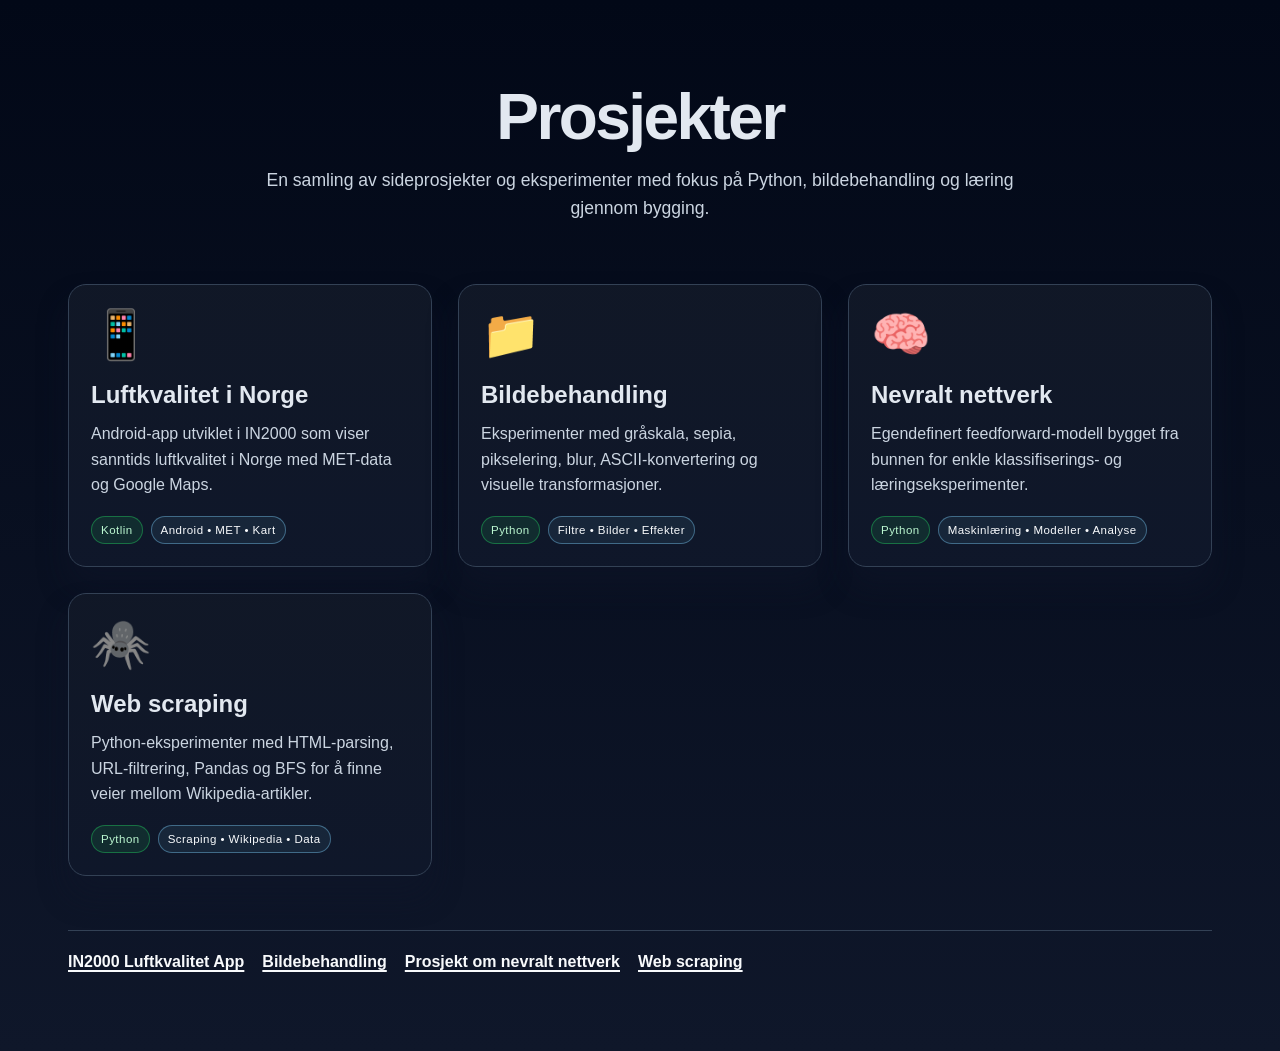
<file: index.html>
﻿<!DOCTYPE html>
<html lang="no">
<head>
  <meta charset="UTF-8" />
  <meta name="viewport" content="width=device-width, initial-scale=1.0" />
  <title>Prosjektportefølje</title>
  <link rel="stylesheet" href="common.css" />
  <style>
    .hero {
      text-align: center;
      padding: 40px 0 20px;
    }
    h1 {
      margin: 0;
      font-size: clamp(2.5rem, 5vw, 4rem);
      letter-spacing: -0.04em;
    }
    .subtitle {
      margin: 12px auto 0;
      max-width: 760px;
      color: var(--muted);
      font-size: 1.1rem;
      line-height: 1.6;
    }
    .cards {
      display: grid;
      grid-template-columns: repeat(auto-fit, minmax(270px, 1fr));
      gap: 26px;
      margin-top: 42px;
    }
    .folder {
      display: flex;
      flex-direction: column;
      text-decoration: none;
      color: var(--text);
      background: linear-gradient(180deg, rgba(17,24,39,0.95), rgba(15,23,42,0.98));
      border: 1px solid var(--border);
      border-radius: 18px;
      min-height: 250px;
      padding: 22px;
      box-shadow: 0 20px 30px var(--shadow);
      transition: transform 0.2s ease, border-color 0.2s ease;
    }
    .folder:hover {
      transform: translateY(-3px);
      border-color: var(--accent);
    }
    .folder-icon {
      font-size: 3rem;
      margin-bottom: 18px;
    }
    .folder h2 {
      margin: 0 0 12px;
      font-size: 1.5rem;
    }
    .folder p {
      margin: 0;
      color: var(--muted);
      line-height: 1.6;
    }
    .folder .meta {
      display: flex;
      flex-wrap: wrap;
      gap: 8px;
      margin-top: 18px;
    }
    .folder .language,
    .folder .tag {
      display: inline-block;
      padding: 5px 9px;
      border-radius: 999px;
      font-size: 0.72rem;
      letter-spacing: 0.04em;
      line-height: 1.4;
      width: fit-content;
      max-width: 100%;
      white-space: normal;
      word-break: break-word;
    }
    .folder .language {
      border: 1px solid rgba(34, 197, 94, 0.45);
      color: #bbf7d0;
      background: rgba(34, 197, 94, 0.12);
    }
    .folder .tag {
      border: 1px solid rgba(125, 211, 252, 0.4);
      color: var(--link);
      background: rgba(125, 211, 252, 0.08);
    }
    .bottom-links {
      margin-top: 54px;
      padding-top: 22px;
      border-top: 1px solid var(--border);
      display: flex;
      flex-wrap: wrap;
      gap: 18px;
    }
    a.link {
      color: var(--link);
      text-decoration: underline;
      text-underline-offset: 3px;
      text-decoration-thickness: 1.5px;
      font-weight: 600;
    }
    a.link:hover {
      color: var(--link-hover);
    }
  </style>
</head>
<body>
  <div class="container">
    <div class="hero">
      <h1>Prosjekter</h1>
      <p class="subtitle">
        En samling av sideprosjekter og eksperimenter med fokus på Python, bildebehandling og læring gjennom bygging.
      </p>
    </div>

    <div class="cards">
      <a class="folder" href="air-quality-app.html">
        <div class="folder-icon">📱</div>
        <h2>Luftkvalitet i Norge</h2>
        <p>Android-app utviklet i IN2000 som viser sanntids luftkvalitet i Norge med MET-data og Google Maps.</p>
        <div class="meta">
          <span class="language">Kotlin</span>
          <span class="tag">Android • MET • Kart</span>
        </div>
      </a>

      <a class="folder" href="filter-showcase.html">
        <div class="folder-icon">📁</div>
        <h2>Bildebehandling</h2>
        <p>Eksperimenter med gråskala, sepia, pikselering, blur, ASCII-konvertering og visuelle transformasjoner.</p>
        <div class="meta">
          <span class="language">Python</span>
          <span class="tag">Filtre • Bilder • Effekter</span>
        </div>
      </a>

      <a class="folder" href="neural-network.html">
        <div class="folder-icon">🧠</div>
        <h2>Nevralt nettverk</h2>
        <p>Egendefinert feedforward-modell bygget fra bunnen for enkle klassifiserings- og læringseksperimenter.</p>
        <div class="meta">
          <span class="language">Python</span>
          <span class="tag">Maskinlæring • Modeller • Analyse</span>
        </div>
      </a>

      <a class="folder" href="web-scraping.html">
        <div class="folder-icon">🕷️</div>
        <h2>Web scraping</h2>
        <p>Python-eksperimenter med HTML-parsing, URL-filtrering, Pandas og BFS for å finne veier mellom Wikipedia-artikler.</p>
        <div class="meta">
          <span class="language">Python</span>
          <span class="tag">Scraping • Wikipedia • Data</span>
        </div>
      </a>
    </div>

    <div class="bottom-links">
      <a class="link" href="air-quality-app.html">IN2000 Luftkvalitet App</a>
      <a class="link" href="filter-showcase.html">Bildebehandling</a>
      <a class="link" href="neural-network.html">Prosjekt om nevralt nettverk</a>
      <a class="link" href="web-scraping.html">Web scraping</a>
    </div>
  </div>
</body>
</html>
</file>
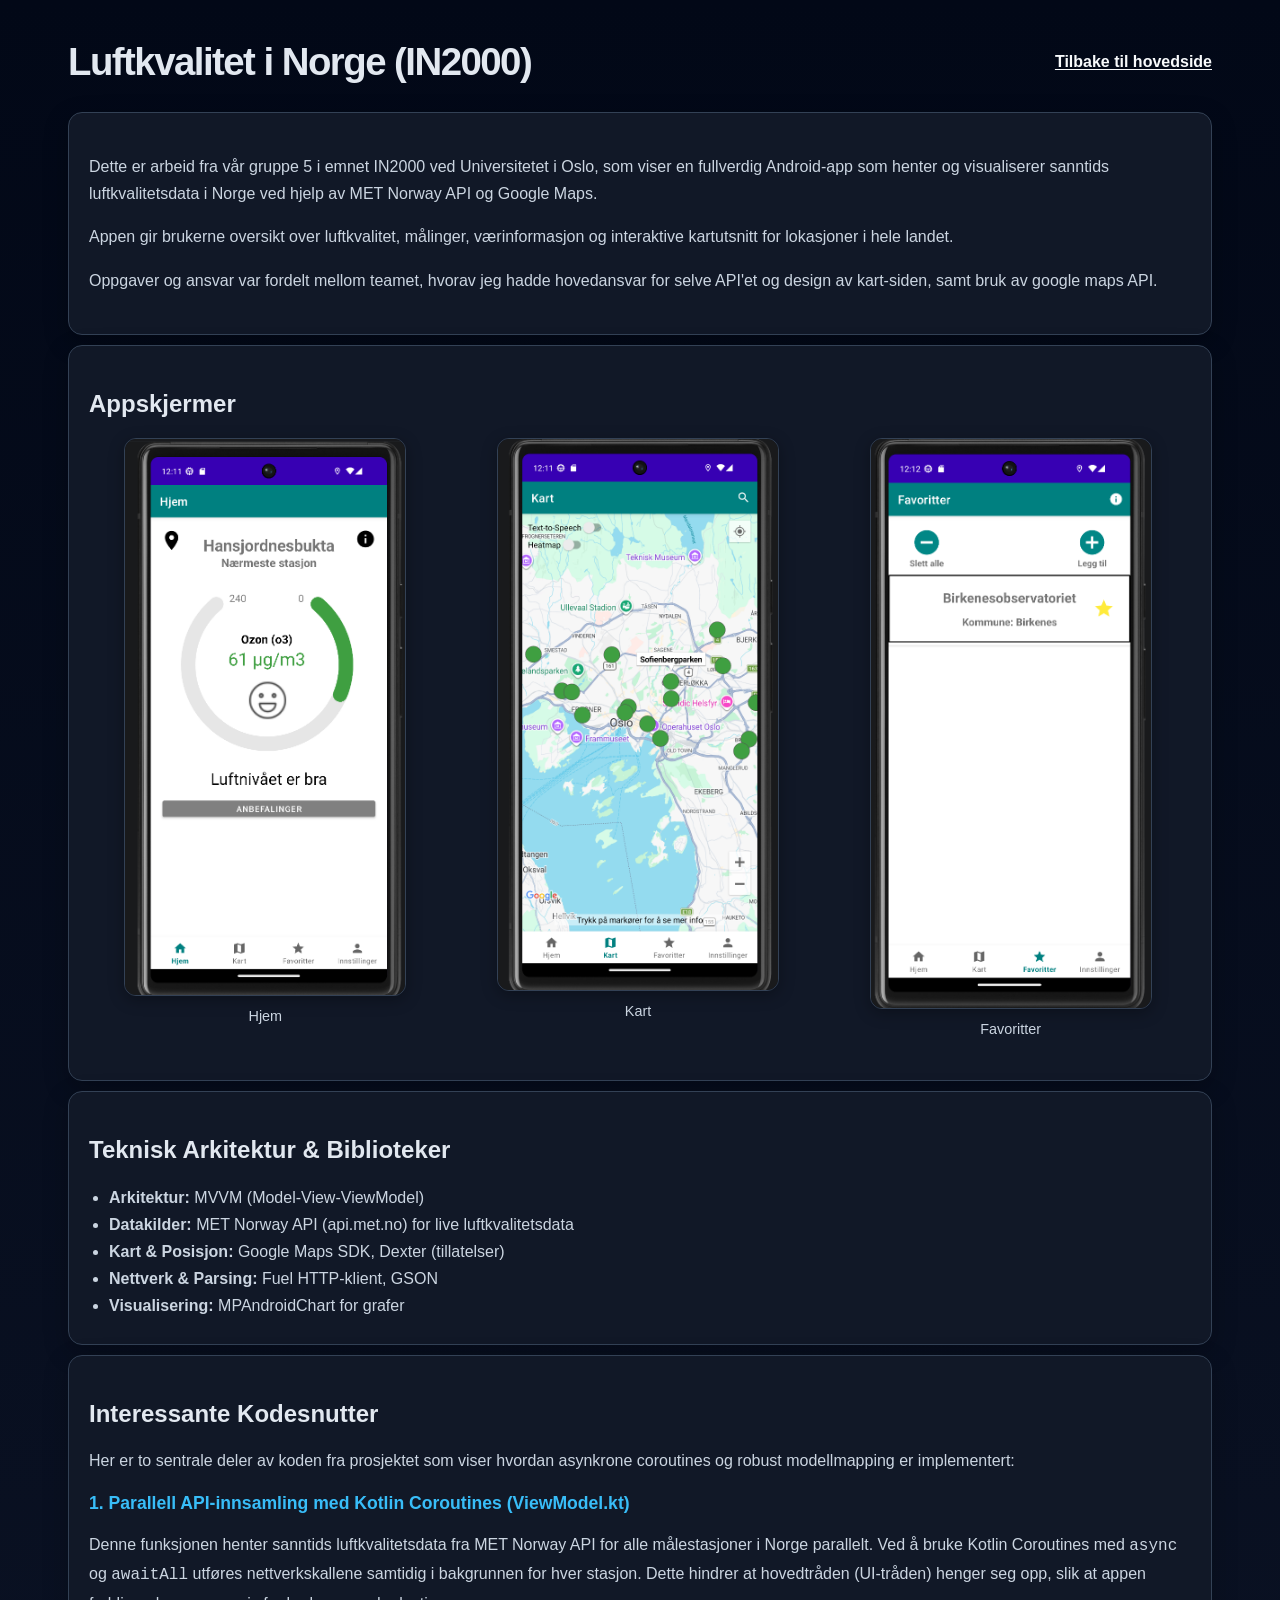
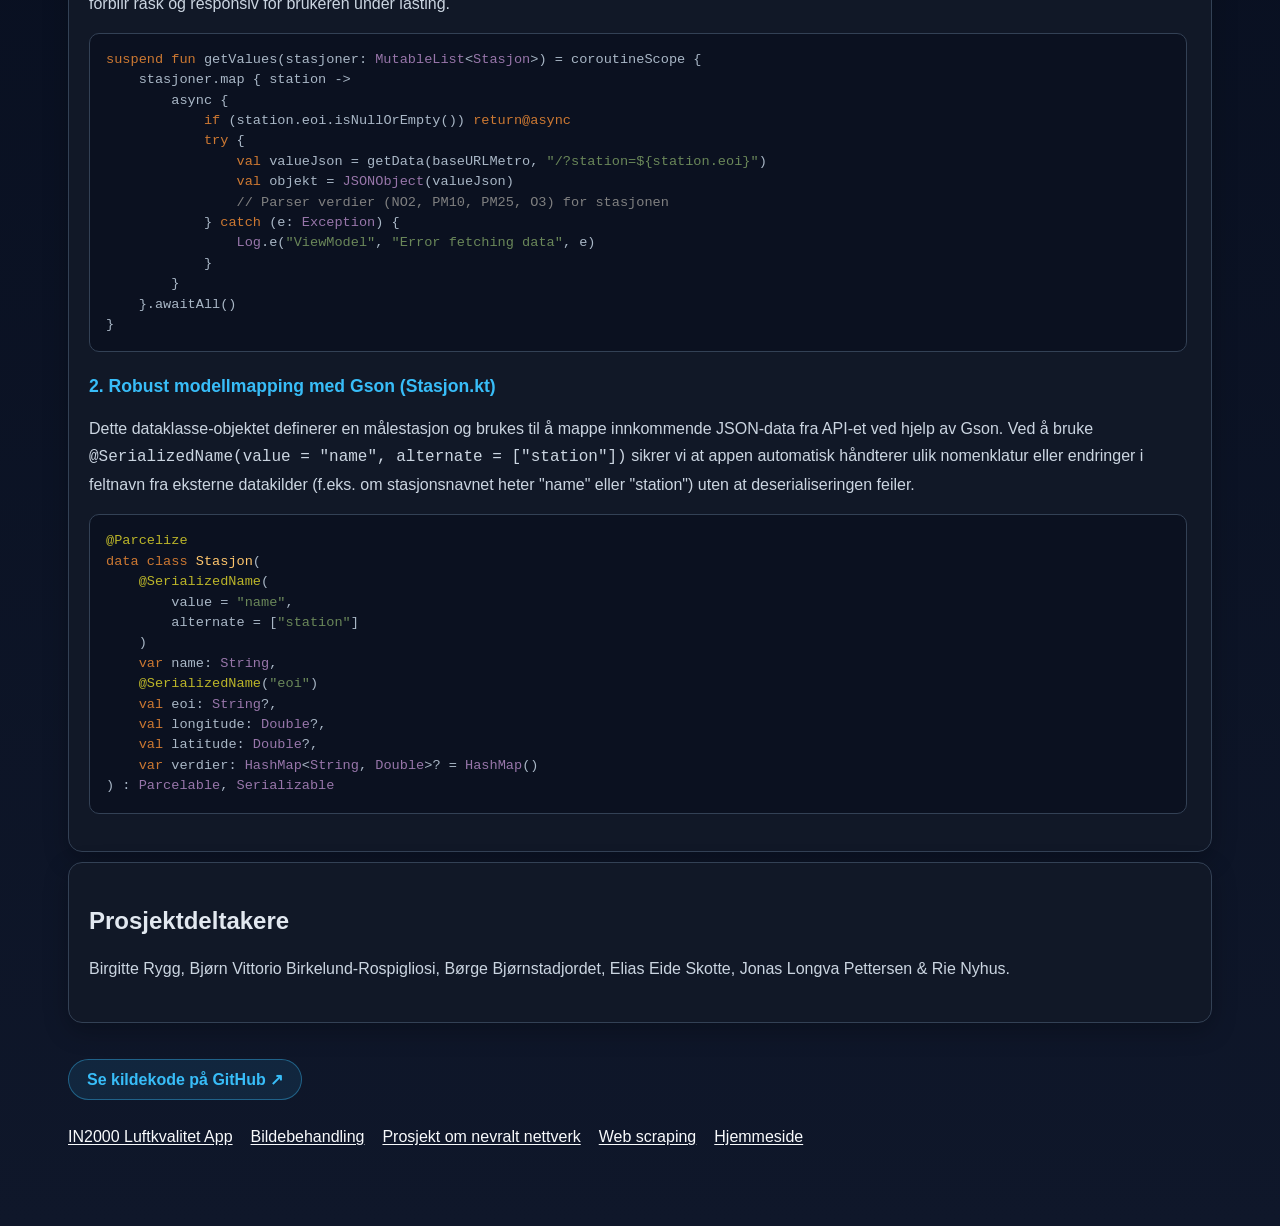
<file: air-quality-app.html>
<!DOCTYPE html>
<html lang="no">
<head>
  <meta charset="UTF-8" />
  <meta name="viewport" content="width=device-width, initial-scale=1.0" />
  <title>Luftkvalitet i Norge - IN2000 App</title>
  <link rel="stylesheet" href="common.css" />
  <style>
    .card {
      padding-left: 20px;
      margin: 10px 0 0;
    }
    .screenshots {
      display: grid;
      grid-template-columns: repeat(auto-fit, minmax(220px, 1fr));
      gap: 20px;
      margin-top: 18px;
    }
    .screenshots img {
      width: 80%;
      margin: 0 auto;
      display: block;
      border-radius: 12px;
      border: 1px solid #334155;
      box-shadow: 0 4px 16px rgba(0,0,0,0.3);
    }
  </style>
</head>
<body>
  <div class="container">
    <div class="topbar">
      <h1>Luftkvalitet i Norge (IN2000)</h1>
      <a href="index.html">Tilbake til hovedside</a>
    </div>

    <div class="card">
      <p>Dette er arbeid fra vår gruppe 5 i emnet IN2000 ved Universitetet i Oslo, som viser en fullverdig Android-app som henter og visualiserer sanntids luftkvalitetsdata i Norge ved hjelp av MET Norway API og Google Maps.</p>
      <p>Appen gir brukerne oversikt over luftkvalitet, målinger, værinformasjon og interaktive kartutsnitt for lokasjoner i hele landet.</p>
	  <p>Oppgaver og ansvar var fordelt mellom teamet, hvorav jeg hadde hovedansvar for selve API'et og design av kart-siden, samt bruk av google maps API.</p>
    </div>

    <div class="card">
      <h2>Appskjermer</h2>
      <div class="screenshots">
        <div>
          <img src="preview_images/hjem.png" alt="Hjem-skjerm med luftkvalitetsoversikt" />
          <p style="text-align: center; font-size: 0.9rem; margin-top: 8px;">Hjem</p>
        </div>
        <div>
          <img src="preview_images/kart.png" alt="Kartskjerm med lokasjoner" />
          <p style="text-align: center; font-size: 0.9rem; margin-top: 8px;">Kart</p>
        </div>
        <div>
          <img src="preview_images/favoritter.png" alt="Favoritter-skjerm" />
          <p style="text-align: center; font-size: 0.9rem; margin-top: 8px;">Favoritter</p>
        </div>
      </div>
    </div>

    <div class="card">
      <h2>Teknisk Arkitektur & Biblioteker</h2>
      <ul>
        <li><strong>Arkitektur:</strong> MVVM (Model-View-ViewModel)</li>
        <li><strong>Datakilder:</strong> MET Norway API (api.met.no) for live luftkvalitetsdata</li>
        <li><strong>Kart & Posisjon:</strong> Google Maps SDK, Dexter (tillatelser)</li>
        <li><strong>Nettverk & Parsing:</strong> Fuel HTTP-klient, GSON</li>
        <li><strong>Visualisering:</strong> MPAndroidChart for grafer</li>
      </ul>
    </div>

    <div class="card">
      <h2>Interessante Kodesnutter</h2>
      <p>Her er to sentrale deler av koden fra prosjektet som viser hvordan asynkrone coroutines og robust modellmapping er implementert:</p>

      <h3 style="font-size: 1.1rem; margin-top: 18px; color: #38bdf8;">1. Parallell API-innsamling med Kotlin Coroutines (ViewModel.kt)</h3>
      <p>Denne funksjonen henter sanntids luftkvalitetsdata fra MET Norway API for alle målestasjoner i Norge parallelt. Ved å bruke Kotlin Coroutines med <code>async</code> og <code>awaitAll</code> utføres nettverkskallene samtidig i bakgrunnen for hver stasjon. Dette hindrer at hovedtråden (UI-tråden) henger seg opp, slik at appen forblir rask og responsiv for brukeren under lasting.</p>
      <pre style="background: #0b1120; padding: 16px; border-radius: 10px; border: 1px solid #334155; overflow-x: auto; color: #a9b7c6; font-family: 'Courier New', Courier, monospace; font-size: 0.85rem; line-height: 1.5;"><code><span style="color: #cc7832;">suspend fun</span> getValues(stasjoner: <span style="color: #9876aa;">MutableList</span>&lt;<span style="color: #9876aa;">Stasjon</span>&gt;) = coroutineScope {
    stasjoner.map { station -&gt;
        async {
            <span style="color: #cc7832;">if</span> (station.eoi.isNullOrEmpty()) <span style="color: #cc7832;">return@async</span>
            <span style="color: #cc7832;">try</span> {
                <span style="color: #cc7832;">val</span> valueJson = getData(baseURLMetro, <span style="color: #6a8759;">"/?station=${station.eoi}"</span>)
                <span style="color: #cc7832;">val</span> objekt = <span style="color: #9876aa;">JSONObject</span>(valueJson)
                <span style="color: #808080;">// Parser verdier (NO2, PM10, PM25, O3) for stasjonen</span>
            } <span style="color: #cc7832;">catch</span> (e: <span style="color: #9876aa;">Exception</span>) {
                <span style="color: #9876aa;">Log</span>.e(<span style="color: #6a8759;">"ViewModel"</span>, <span style="color: #6a8759;">"Error fetching data"</span>, e)
            }
        }
    }.awaitAll()
}</code></pre>

      <h3 style="font-size: 1.1rem; margin-top: 24px; color: #38bdf8;">2. Robust modellmapping med Gson (Stasjon.kt)</h3>
      <p>Dette dataklasse-objektet definerer en målestasjon og brukes til å mappe innkommende JSON-data fra API-et ved hjelp av Gson. Ved å bruke <code>@SerializedName(value = "name", alternate = ["station"])</code> sikrer vi at appen automatisk håndterer ulik nomenklatur eller endringer i feltnavn fra eksterne datakilder (f.eks. om stasjonsnavnet heter "name" eller "station") uten at deserialiseringen feiler.</p>
      <pre style="background: #0b1120; padding: 16px; border-radius: 10px; border: 1px solid #334155; overflow-x: auto; color: #a9b7c6; font-family: 'Courier New', Courier, monospace; font-size: 0.85rem; line-height: 1.5;"><code><span style="color: #bbb529;">@Parcelize</span>
<span style="color: #cc7832;">data class</span> <span style="color: #ffc66d;">Stasjon</span>(
    <span style="color: #bbb529;">@SerializedName</span>(
        value = <span style="color: #6a8759;">"name"</span>,
        alternate = [<span style="color: #6a8759;">"station"</span>]
    )
    <span style="color: #cc7832;">var</span> name: <span style="color: #9876aa;">String</span>,
    <span style="color: #bbb529;">@SerializedName</span>(<span style="color: #6a8759;">"eoi"</span>)
    <span style="color: #cc7832;">val</span> eoi: <span style="color: #9876aa;">String</span>?,
    <span style="color: #cc7832;">val</span> longitude: <span style="color: #9876aa;">Double</span>?,
    <span style="color: #cc7832;">val</span> latitude: <span style="color: #9876aa;">Double</span>?,
    <span style="color: #cc7832;">var</span> verdier: <span style="color: #9876aa;">HashMap</span>&lt;<span style="color: #9876aa;">String</span>, <span style="color: #9876aa;">Double</span>&gt;? = <span style="color: #9876aa;">HashMap</span>()
) : <span style="color: #9876aa;">Parcelable</span>, <span style="color: #9876aa;">Serializable</span></code></pre>
    </div>

    <div class="card">
      <h2>Prosjektdeltakere</h2>
      <p>Birgitte Rygg, Bjørn Vittorio Birkelund-Rospigliosi, Børge Bjørnstadjordet, Elias Eide Skotte, Jonas Longva Pettersen & Rie Nyhus.</p>
    </div>

    <div style="margin-top: 36px;">
      <a href="https://github.com/borgebj/IN2000-Gruppe-5" target="_blank" style="display: inline-block; padding: 10px 18px; background: rgba(56, 189, 248, 0.1); border: 1px solid rgba(56, 189, 248, 0.4); border-radius: 999px; color: #38bdf8; text-decoration: none; font-weight: 600;">Se kildekode på GitHub ↗</a>
    </div>

    <div class="bottom-links">
      <a href="air-quality-app.html">IN2000 Luftkvalitet App</a>
      <a href="filter-showcase.html">Bildebehandling</a>
      <a href="neural-network.html">Prosjekt om nevralt nettverk</a>
      <a href="web-scraping.html">Web scraping</a>
      <a href="index.html">Hjemmeside</a>
    </div>
  </div>
</body>
</html>
</file>
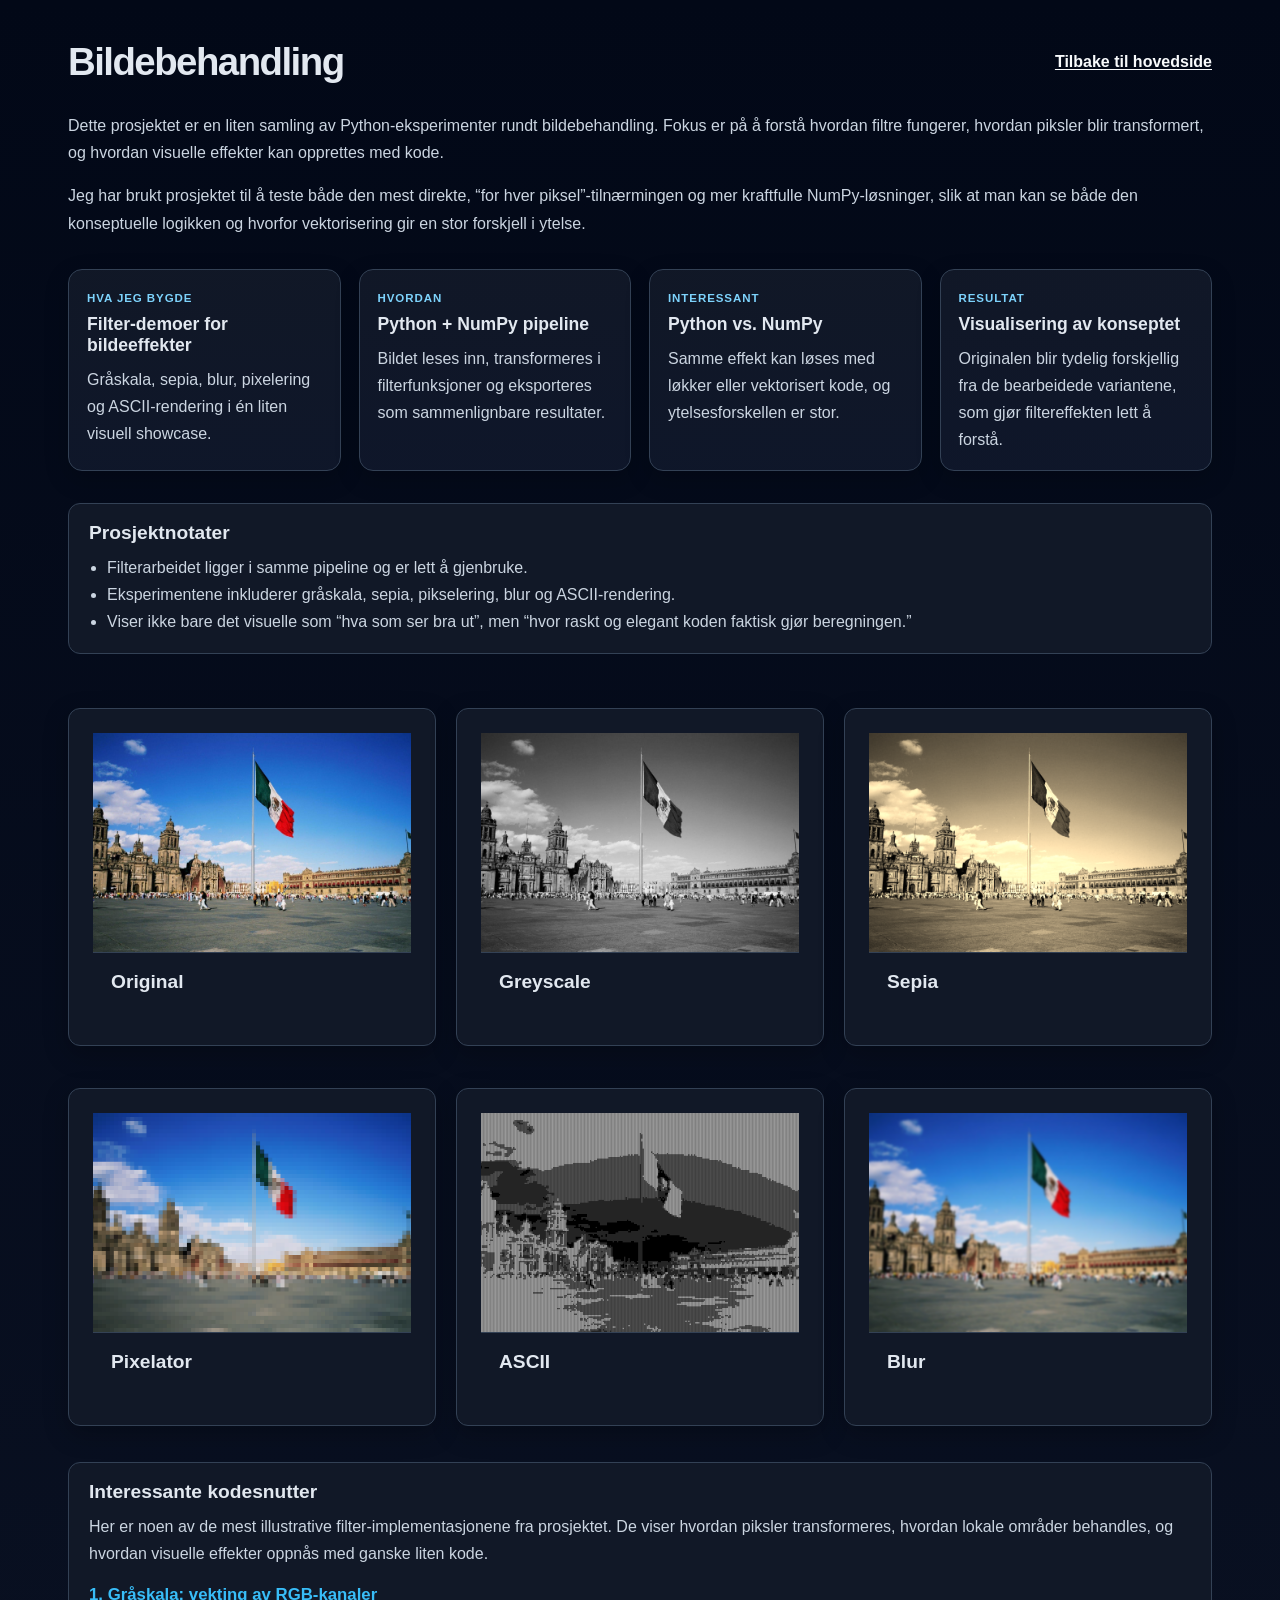
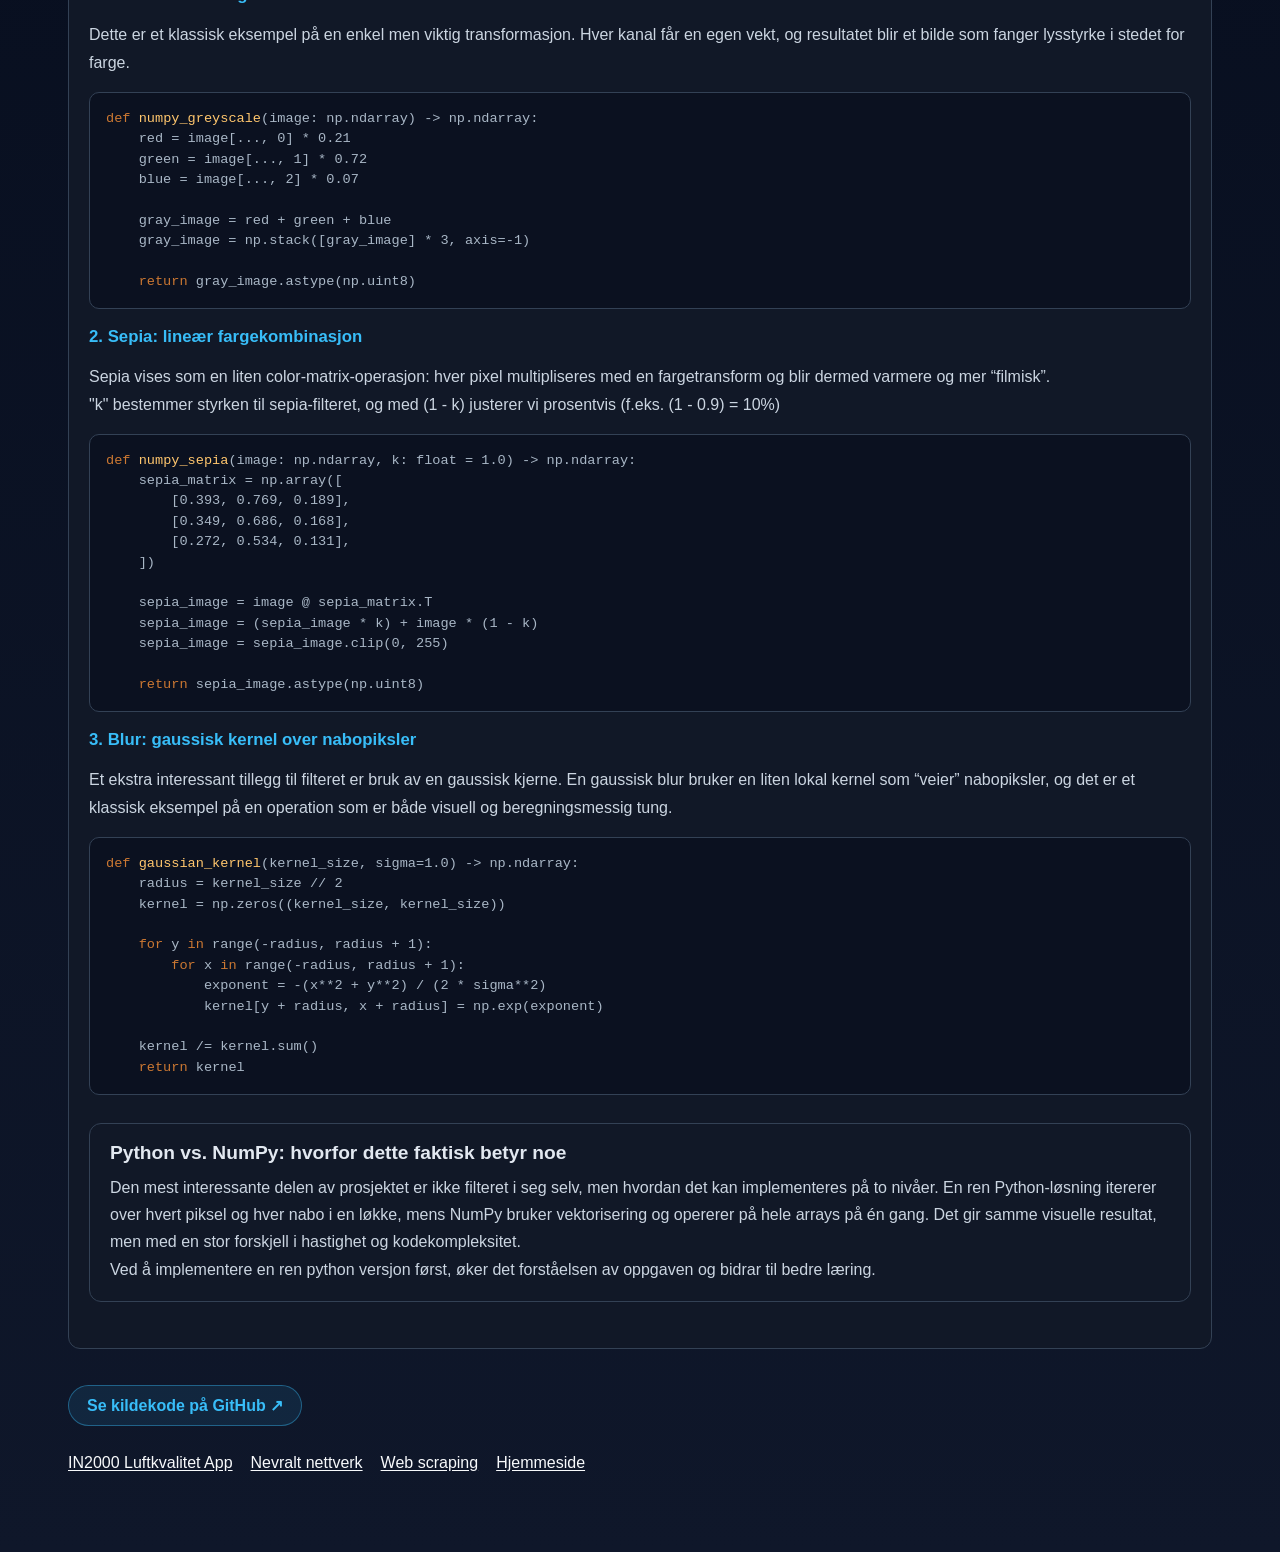
<file: filter-showcase.html>
﻿<!DOCTYPE html>
<html lang="no">
<head>
  <meta charset="UTF-8" />
  <meta name="viewport" content="width=device-width, initial-scale=1.0" />
  <title>Bildebehandling</title>
  <link rel="stylesheet" href="common.css" />
  <style>
    .notes {
      background: #111827;
      border: 1px solid #334155;
      border-radius: 12px;
      padding: 18px 20px;
      margin: 18px 0 28px;
    }
    .notes h2 {
      margin: 0 0 10px;
      font-size: 1.2rem;
    }
    .notes ul {
      margin: 0;
      padding-left: 18px;
      color: #cbd5e1;
      line-height: 1.8;
    }
    .story-grid {
      display: grid;
      grid-template-columns: repeat(auto-fit, minmax(250px, 1fr));
      gap: 18px;
      margin: 32px 0;
    }
    .story-panel {
      background: linear-gradient(180deg, rgba(17,24,39,0.97), rgba(15,23,42,0.97));
      border: 1px solid #334155;
      border-radius: 14px;
      padding: 18px 18px 16px;
      box-shadow: 0 8px 24px rgba(0,0,0,0.2);
      min-height: 170px;
    }
    .story-panel .eyebrow {
      display: inline-block;
      margin-bottom: 10px;
      font-size: 0.72rem;
      letter-spacing: 0.08em;
      text-transform: uppercase;
      color: #7dd3fc;
      font-weight: 700;
    }
    .story-panel h3 {
      margin: 0 0 10px;
      font-size: 1.1rem;
    }
    .story-panel p {
      margin: 0;
      color: #cbd5e1;
      line-height: 1.7;
    }
    .cards {
      display: grid;
      grid-template-columns: repeat(3, minmax(0, 1fr));
      gap: 20px;
      margin-top: 32px;
    }
    @media (max-width: 900px) {
      .cards {
        grid-template-columns: repeat(2, minmax(0, 1fr));
      }
    }
    @media (max-width: 560px) {
      .cards {
        grid-template-columns: 1fr;
      }
    }
    .card {
      background: #111827;
      border: 1px solid #334155;
      border-radius: 12px;
      overflow: hidden;
      box-shadow: 0 8px 24px rgba(0,0,0,0.25);
    }
    .card img {
      width: 100%;
      height: 220px;
      object-fit: cover;
      display: block;
      border-bottom: 1px solid #334155;
    }
    .card-content {
      padding: 18px;
    }
    .card h2 {
      margin: 0 0 10px;
      font-size: 1.2rem;
    }
  </style>
</head>
<body>
  <div class="container">
    <div class="topbar">
      <h1>Bildebehandling</h1>
      <a href="index.html">Tilbake til hovedside</a>
    </div>

    <p>Dette prosjektet er en liten samling av Python-eksperimenter rundt bildebehandling. Fokus er på å forstå hvordan filtre fungerer, hvordan piksler blir transformert, og hvordan visuelle effekter kan opprettes med kode.</p>
    <p>Jeg har brukt prosjektet til å teste både den mest direkte, “for hver piksel”-tilnærmingen og mer kraftfulle NumPy-løsninger, slik at man kan se både den konseptuelle logikken og hvorfor vektorisering gir en stor forskjell i ytelse.</p>

    <div class="story-grid">
      <div class="story-panel">
        <span class="eyebrow">Hva jeg bygde</span>
        <h3>Filter-demoer for bildeeffekter</h3>
        <p>Gråskala, sepia, blur, pixelering og ASCII-rendering i én liten visuell showcase.</p>
      </div>
      <div class="story-panel">
        <span class="eyebrow">Hvordan</span>
        <h3>Python + NumPy pipeline</h3>
        <p>Bildet leses inn, transformeres i filterfunksjoner og eksporteres som sammenlignbare resultater.</p>
      </div>
      <div class="story-panel">
        <span class="eyebrow">Interessant</span>
        <h3>Python vs. NumPy</h3>
        <p>Samme effekt kan løses med løkker eller vektorisert kode, og ytelsesforskellen er stor.</p>
      </div>
      <div class="story-panel">
        <span class="eyebrow">Resultat</span>
        <h3>Visualisering av konseptet</h3>
        <p>Originalen blir tydelig forskjellig fra de bearbeidede variantene, som gjør filtereffekten lett å forstå.</p>
      </div>
    </div>

    <div class="notes">
      <h2>Prosjektnotater</h2>
      <ul>
        <li>Filterarbeidet ligger i samme pipeline og er lett å gjenbruke.</li>
        <li>Eksperimentene inkluderer gråskala, sepia, pikselering, blur og ASCII-rendering.</li>
        <li>Viser ikke bare det visuelle som “hva som ser bra ut”, men “hvor raskt og elegant koden faktisk gjør beregningen.”</li>
      </ul>
    </div>

    <div class="cards">
      <div class="card">
        <img src="python/image_editing/showcase/generated/01_original.png" alt="Originalt bilde" />
        <div class="card-content">
          <h2>Original</h2>
        </div>
      </div>

      <div class="card">
        <img src="python/image_editing/showcase/generated/02_greyscale.png" alt="Greyscale-bilde" />
        <div class="card-content">
          <h2>Greyscale</h2>
        </div>
      </div>

      <div class="card">
        <img src="python/image_editing/showcase/generated/03_sepia.png" alt="Sepia-bilde" />
        <div class="card-content">
          <h2>Sepia</h2>
        </div>
      </div>

      <div class="card">
        <img src="python/image_editing/showcase/generated/04_pixelated.png" alt="Pixelator-bilde" />
        <div class="card-content">
          <h2>Pixelator</h2>
        </div>
      </div>

      <div class="card">
        <img src="python/image_editing/showcase/generated/05_ascii.png" alt="ASCII-bilde" />
        <div class="card-content">
          <h2>ASCII</h2>
        </div>
      </div>

      <div class="card">
        <img src="python/image_editing/showcase/generated/06_blur.png" alt="Blur-bilde" />
        <div class="card-content">
          <h2>Blur</h2>
        </div>
      </div>
    </div>

    <div class="notes" style="margin-top: 36px;">
      <h2>Interessante kodesnutter</h2>
      <p style="margin: 0 0 10px;">Her er noen av de mest illustrative filter-implementasjonene fra prosjektet. De viser hvordan piksler transformeres, hvordan lokale områder behandles, og hvordan visuelle effekter oppnås med ganske liten kode.</p>

      <h3 style="font-size: 1.05rem; margin: 18px 0 8px; color: #38bdf8;">1. Gråskala: vekting av RGB-kanaler</h3>
      <p>Dette er et klassisk eksempel på en enkel men viktig transformasjon. Hver kanal får en egen vekt, og resultatet blir et bilde som fanger lysstyrke i stedet for farge.</p>
      <pre><code><span style="color: #cc7832;">def</span> <span style="color: #ffc66d;">numpy_greyscale</span>(image: np.ndarray) -&gt; np.ndarray:
    red = image[..., 0] * 0.21
    green = image[..., 1] * 0.72
    blue = image[..., 2] * 0.07

    gray_image = red + green + blue
    gray_image = np.stack([gray_image] * 3, axis=-1)

    <span style="color: #cc7832;">return</span> gray_image.astype(np.uint8)</code></pre>

      <h3 style="font-size: 1.05rem; margin: 18px 0 8px; color: #38bdf8;">2. Sepia: lineær fargekombinasjon</h3>
      <p>Sepia vises som en liten color-matrix-operasjon: hver pixel multipliseres med en fargetransform og blir dermed varmere og mer “filmisk”. <br>
        "k" bestemmer styrken til sepia-filteret, og med (1 - k) justerer vi prosentvis (f.eks. (1 - 0.9) = 10%)</p>
      <pre><code><span style="color: #cc7832;">def</span> <span style="color: #ffc66d;">numpy_sepia</span>(image: np.ndarray, k: float = 1.0) -&gt; np.ndarray:
    sepia_matrix = np.array([
        [0.393, 0.769, 0.189],
        [0.349, 0.686, 0.168],
        [0.272, 0.534, 0.131],
    ])

    sepia_image = image @ sepia_matrix.T
    sepia_image = (sepia_image * k) + image * (1 - k)
    sepia_image = sepia_image.clip(0, 255)

    <span style="color: #cc7832;">return</span> sepia_image.astype(np.uint8)</code></pre>

      <h3 style="font-size: 1.05rem; margin: 18px 0 8px; color: #38bdf8;">3. Blur: gaussisk kernel over nabopiksler</h3>
      <p>Et ekstra interessant tillegg til filteret er bruk av en gaussisk kjerne. En gaussisk blur bruker en liten lokal kernel som “veier” nabopiksler, og det er et klassisk eksempel på en operation som er både visuell og beregningsmessig tung.</p>
      <pre><code><span style="color: #cc7832;">def</span> <span style="color: #ffc66d;">gaussian_kernel</span>(kernel_size, sigma=1.0) -&gt; np.ndarray:
    radius = kernel_size // 2
    kernel = np.zeros((kernel_size, kernel_size))

    <span style="color: #cc7832;">for</span> y <span style="color: #cc7832;">in</span> range(-radius, radius + 1):
        <span style="color: #cc7832;">for</span> x <span style="color: #cc7832;">in</span> range(-radius, radius + 1):
            exponent = -(x**2 + y**2) / (2 * sigma**2)
            kernel[y + radius, x + radius] = np.exp(exponent)

    kernel /= kernel.sum()
    <span style="color: #cc7832;">return</span> kernel</code></pre>

      <div class="notes" style="margin-top: 28px;">
        <h2>Python vs. NumPy: hvorfor dette faktisk betyr noe</h2>
        <p style="margin: 0;">Den mest interessante delen av prosjektet er ikke filteret i seg selv, men hvordan det kan implementeres på to nivåer.
          En ren Python-løsning itererer over hvert piksel og hver nabo i en løkke, mens NumPy bruker vektorisering og opererer på hele arrays på én gang. Det gir samme visuelle resultat, men med en stor forskjell i hastighet og kodekompleksitet.<br>
        Ved å implementere en ren python versjon først, øker det forståelsen av oppgaven og bidrar til bedre læring.</p>
      </div>
    </div>

    <div style="margin-top: 36px;">
      <a href="https://github.com/borgebj/Prosjekter/tree/main/python/image_editing" target="_blank" style="display: inline-block; padding: 10px 18px; background: rgba(56, 189, 248, 0.1); border: 1px solid rgba(56, 189, 248, 0.4); border-radius: 999px; color: #38bdf8; text-decoration: none; font-weight: 600;">Se kildekode på GitHub ↗</a>
    </div>

    <div class="bottom-links">
      <a href="air-quality-app.html">IN2000 Luftkvalitet App</a>
      <a href="neural-network.html">Nevralt nettverk</a>
      <a href="web-scraping.html">Web scraping</a>
      <a href="index.html">Hjemmeside</a>
    </div>
  </div>
</body>
</html>
</file>
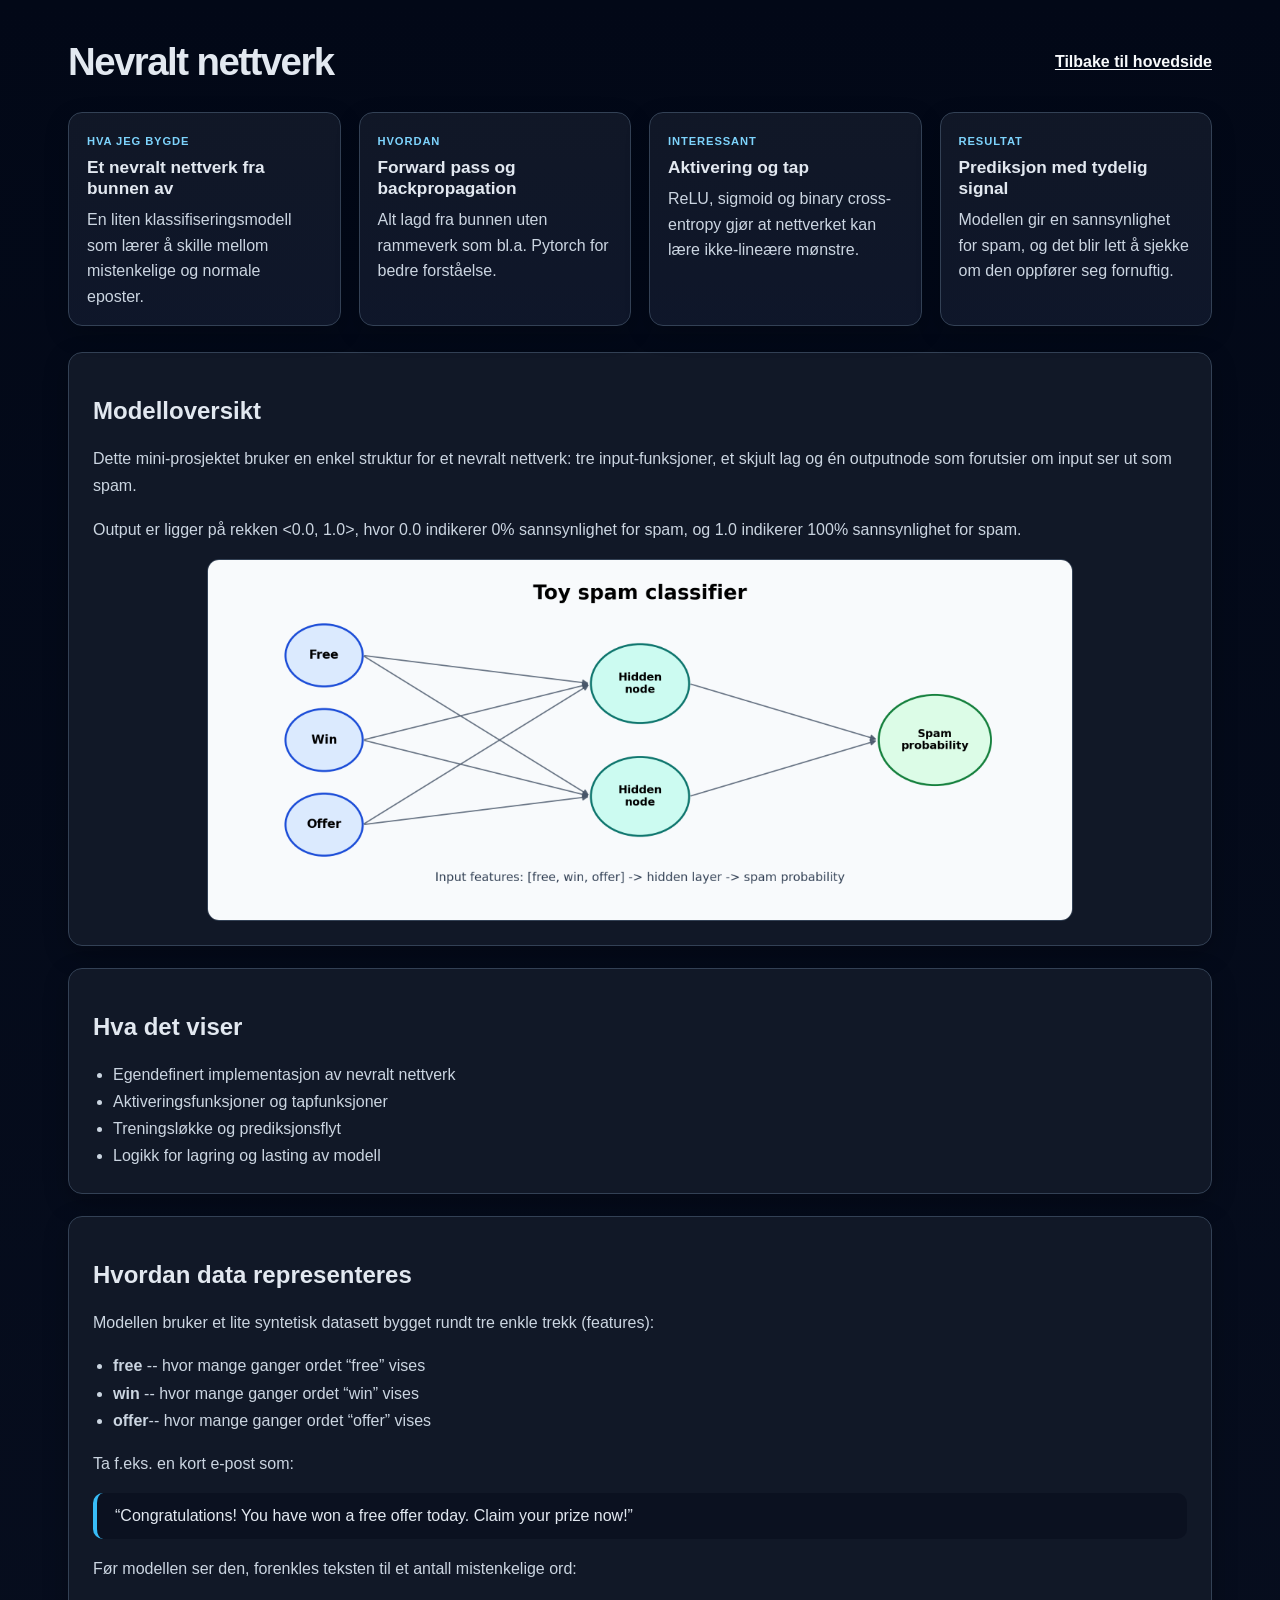
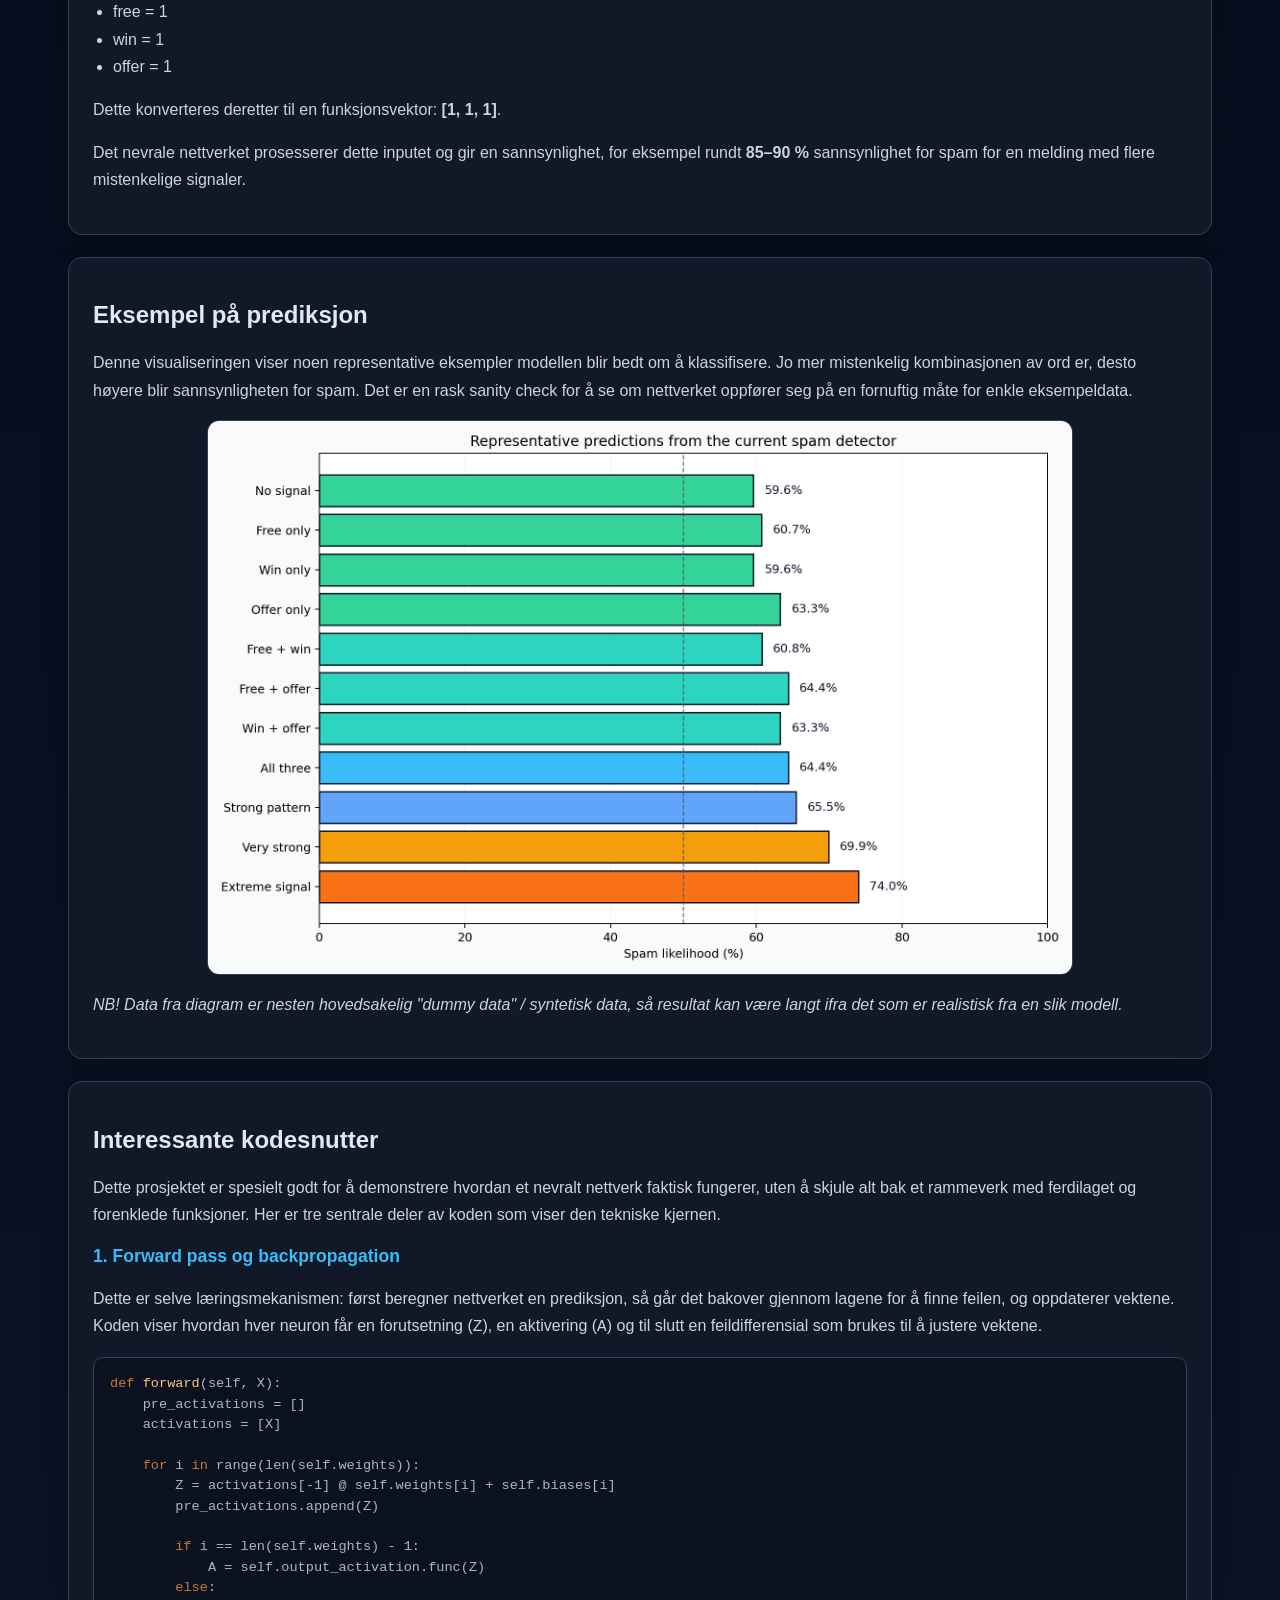
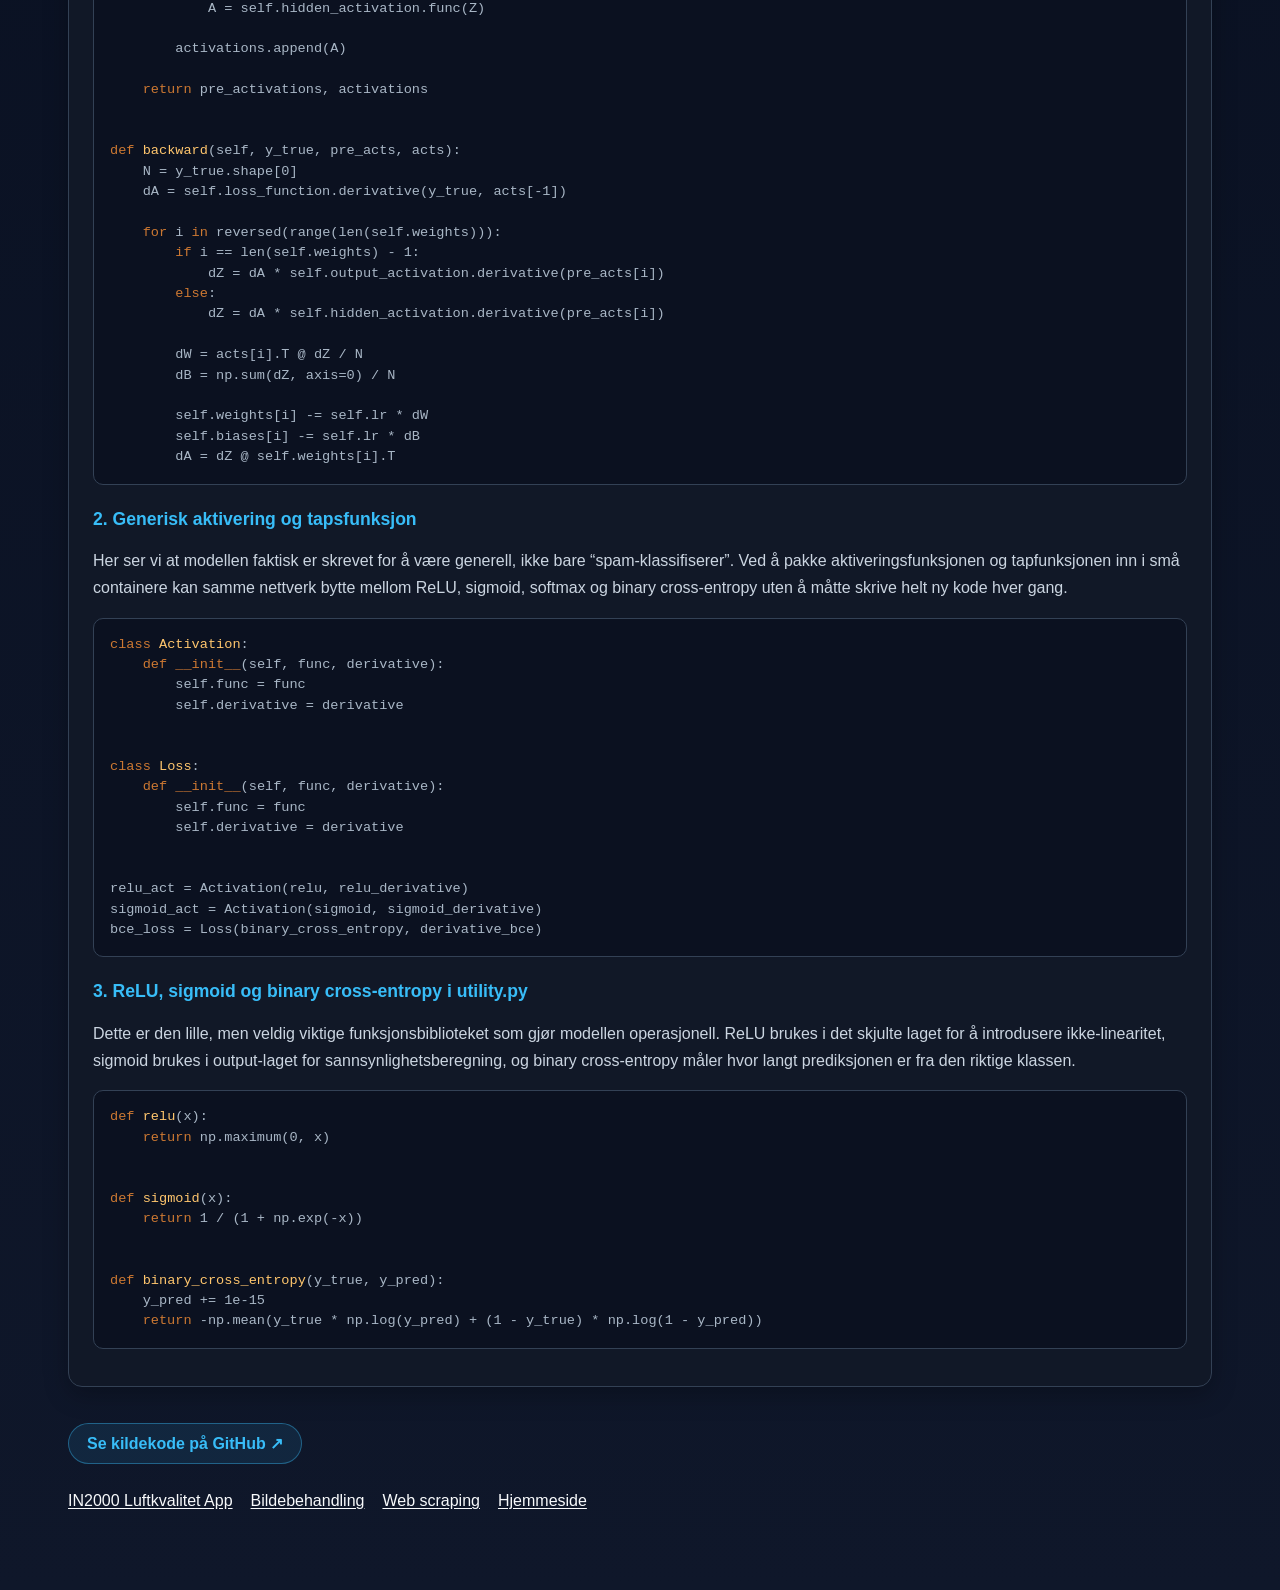
<file: neural-network.html>
<!DOCTYPE html>
<html lang="no">
<head>
  <meta charset="UTF-8" />
  <meta name="viewport" content="width=device-width, initial-scale=1.0" />
  <title>Prosjekt om nevralt nettverk</title>
  <link rel="stylesheet" href="common.css" />
  <style>
    .story-grid {
      display: grid;
      grid-template-columns: repeat(auto-fit, minmax(220px, 1fr));
      gap: 18px;
      margin: 24px 0 26px;
    }
    .story-panel {
      background: linear-gradient(180deg, rgba(17,24,39,0.97), rgba(15,23,42,0.97));
      border: 1px solid #334155;
      border-radius: 14px;
      padding: 18px 18px 16px;
      box-shadow: 0 8px 24px rgba(0,0,0,0.2);
      min-height: 150px;
    }
    .story-panel .eyebrow {
      display: inline-block;
      margin-bottom: 10px;
      font-size: 0.7rem;
      letter-spacing: 0.08em;
      text-transform: uppercase;
      color: #7dd3fc;
      font-weight: 700;
    }
    .story-panel h3 {
      margin: 0 0 8px;
      font-size: 1.08rem;
    }
    .story-panel p {
      margin: 0;
      color: #cbd5e1;
      line-height: 1.6;
    }
    .card {
      background: #111827;
      border: 1px solid #334155;
      border-radius: 14px;
      padding: 24px;
      margin-top: 22px;
      box-shadow: 0 8px 24px rgba(0,0,0,0.25);
    }
    ul {
      padding-left: 20px;
      margin: 10px 0 0;
    }
    pre {
      background: #0b1120;
      padding: 16px;
      border-radius: 10px;
      border: 1px solid #334155;
      overflow-x: auto;
      color: #a9b7c6;
      font-family: 'Courier New', Courier, monospace;
      font-size: 0.85rem;
      line-height: 1.5;
      margin-top: 12px;
    }
    code {
      font-family: 'Courier New', Courier, monospace;
    }
  </style>
</head>
<body>
  <div class="container">
    <div class="topbar">
      <h1>Nevralt nettverk</h1>
      <a href="index.html">Tilbake til hovedside</a>
    </div>

    <div class="story-grid">
      <div class="story-panel">
        <span class="eyebrow">Hva jeg bygde</span>
        <h3>Et nevralt nettverk fra bunnen av</h3>
        <p>En liten klassifiseringsmodell som lærer å skille mellom mistenkelige og normale eposter.</p>
      </div>
      <div class="story-panel">
        <span class="eyebrow">Hvordan</span>
        <h3>Forward pass og backpropagation</h3>
        <p>Alt lagd fra bunnen uten rammeverk som bl.a. Pytorch for bedre forståelse.</p>
      </div>
      <div class="story-panel">
        <span class="eyebrow">Interessant</span>
        <h3>Aktivering og tap</h3>
        <p>ReLU, sigmoid og binary cross-entropy gjør at nettverket kan lære ikke-lineære mønstre.</p>
      </div>
      <div class="story-panel">
        <span class="eyebrow">Resultat</span>
        <h3>Prediksjon med tydelig signal</h3>
        <p>Modellen gir en sannsynlighet for spam, og det blir lett å sjekke om den oppfører seg fornuftig.</p>
      </div>
    </div>

    <div class="card">
      <h2>Modelloversikt</h2>
        <p>Dette mini-prosjektet bruker en enkel struktur for et nevralt nettverk: tre input-funksjoner, et skjult lag og én outputnode som forutsier om input ser ut som spam.</p>
        <p>Output er ligger på rekken <0.0, 1.0>, hvor 0.0 indikerer 0% sannsynlighet for spam, og 1.0 indikerer 100%  sannsynlighet for spam.</p>
      <img src="python/AI/NN/showcase/generated/model_architecture.png" alt="Diagram over enkel nevralt nettverksarkitektur" style="display:block; width:79.2%; margin: 12px auto 0; border-radius: 12px; border:1px solid #334155;" />
    </div>

    <div class="card">
      <h2>Hva det viser</h2>
      <ul>
        <li>Egendefinert implementasjon av nevralt nettverk</li>
        <li>Aktiveringsfunksjoner og tapfunksjoner</li>
        <li>Treningsløkke og prediksjonsflyt</li>
        <li>Logikk for lagring og lasting av modell</li>
      </ul>
    </div>

    <div class="card">
      <h2>Hvordan data representeres</h2>
      <p>Modellen bruker et lite syntetisk datasett bygget rundt tre enkle trekk (features):</p>
      <ul>
        <li><strong>free</strong> -- hvor mange ganger ordet “free” vises</li>
        <li><strong>win</strong> -- hvor mange ganger ordet “win” vises</li>
        <li><strong>offer</strong>-- hvor mange ganger ordet “offer” vises</li>
      </ul>
      <p>Ta f.eks. en kort e-post som:</p>
      <blockquote style="margin: 16px 0; padding: 14px 18px; background: #0b1120; border-left: 4px solid #38bdf8; color: #e2e8f0; border-radius: 10px;">
        “Congratulations! You have won a free offer today. Claim your prize now!”
      </blockquote>
      <p>Før modellen ser den, forenkles teksten til et antall mistenkelige ord:</p>
      <ul>
        <li>free = 1</li>
        <li>win = 1</li>
        <li>offer = 1</li>
      </ul>
      <p>Dette konverteres deretter til en funksjonsvektor: <strong>[1, 1, 1]</strong>.</p>
      <p>Det nevrale nettverket prosesserer dette inputet og gir en sannsynlighet, for eksempel rundt <strong>85–90 %</strong> sannsynlighet for spam for en melding med flere mistenkelige signaler.</p>
    </div>

    <div class="card">
      <h2>Eksempel på prediksjon</h2>
      <p>Denne visualiseringen viser noen representative eksempler modellen blir bedt om å klassifisere. Jo mer mistenkelig kombinasjonen av ord er, desto høyere blir sannsynligheten for spam. Det er en rask sanity check for å se om nettverket oppfører seg på en fornuftig måte for enkle eksempeldata.</p>
      <img src="python/AI/NN/showcase/generated/sample_predictions.png" alt="Diagram for eksempel på prediksjon for spam" style="display:block; width:79.2%; margin: 12px auto 0; border-radius: 12px; border:1px solid #334155; background: #f8fafc;" />
        <p><i></u>NB! Data fra diagram er nesten hovedsakelig "dummy data" / syntetisk data, så resultat kan være langt ifra det som er realistisk fra en slik modell.</i></p>
    </div>

    <div class="card">
      <h2>Interessante kodesnutter</h2>
      <p>Dette prosjektet er spesielt godt for å demonstrere hvordan et nevralt nettverk faktisk fungerer, uten å skjule alt bak et rammeverk med ferdilaget og forenklede funksjoner. Her er tre sentrale deler av koden som viser den tekniske kjernen.</p>

      <h3 style="font-size: 1.1rem; margin-top: 18px; color: #38bdf8;">1. Forward pass og backpropagation</h3>
      <p>Dette er selve læringsmekanismen: først beregner nettverket en prediksjon, så går det bakover gjennom lagene for å finne feilen, og oppdaterer vektene. Koden viser hvordan hver neuron får en forutsetning (<code>Z</code>), en aktivering (<code>A</code>) og til slutt en feildifferensial som brukes til å justere vektene.</p>
      <pre><code><span style="color: #cc7832;">def</span> <span style="color: #ffc66d;">forward</span>(self, X):
    pre_activations = []
    activations = [X]

    <span style="color: #cc7832;">for</span> i <span style="color: #cc7832;">in</span> range(len(self.weights)):
        Z = activations[-1] @ self.weights[i] + self.biases[i]
        pre_activations.append(Z)

        <pan style="color: #cc7832;">if</pan> i == len(self.weights) - 1:
            A = self.output_activation.func(Z)
        <span style="color: #cc7832;">else</span>:
            A = self.hidden_activation.func(Z)

        activations.append(A)

    <span style="color: #cc7832;">return</span> pre_activations, activations


<span style="color: #cc7832;">def</span> <span style="color: #ffc66d;">backward</span>(self, y_true, pre_acts, acts):
    N = y_true.shape[0]
    dA = self.loss_function.derivative(y_true, acts[-1])

    <span style="color: #cc7832;">for</span> i <span style="color: #cc7832;">in</span> reversed(range(len(self.weights))):
        <span style="color: #cc7832;">if</span> i == len(self.weights) - 1:
            dZ = dA * self.output_activation.derivative(pre_acts[i])
        <span style="color: #cc7832;">else</span>:
            dZ = dA * self.hidden_activation.derivative(pre_acts[i])

        dW = acts[i].T @ dZ / N
        dB = np.sum(dZ, axis=0) / N

        self.weights[i] -= self.lr * dW
        self.biases[i] -= self.lr * dB
        dA = dZ @ self.weights[i].T</code></pre>

      <h3 style="font-size: 1.1rem; margin-top: 24px; color: #38bdf8;">2. Generisk aktivering og tapsfunksjon</h3>
      <p>Her ser vi at modellen faktisk er skrevet for å være generell, ikke bare “spam-klassifiserer”. Ved å pakke aktiveringsfunksjonen og tapfunksjonen inn i små containere kan samme nettverk bytte mellom ReLU, sigmoid, softmax og binary cross-entropy uten å måtte skrive helt ny kode hver gang.</p>
      <pre><code><span style="color: #cc7832;">class</span> <span style="color: #ffc66d;">Activation</span>:
    <span style="color: #cc7832;">def</span> <span style="color: #cc7832;">__init__</span>(self, func, derivative):
        self.func = func
        self.derivative = derivative


<span style="color: #cc7832;">class</span> <span style="color: #ffc66d;">Loss</span>:
    <span style="color: #cc7832;">def</span> <span style="color: #cc7832;">__init__</span>(self, func, derivative):
        self.func = func
        self.derivative = derivative


relu_act = Activation(relu, relu_derivative)
sigmoid_act = Activation(sigmoid, sigmoid_derivative)
bce_loss = Loss(binary_cross_entropy, derivative_bce)</code></pre>

      <h3 style="font-size: 1.1rem; margin-top: 24px; color: #38bdf8;">3. ReLU, sigmoid og binary cross-entropy i utility.py</h3>
      <p>Dette er den lille, men veldig viktige funksjonsbiblioteket som gjør modellen operasjonell. ReLU brukes i det skjulte laget for å introdusere ikke-linearitet, sigmoid brukes i output-laget for sannsynlighetsberegning, og binary cross-entropy måler hvor langt prediksjonen er fra den riktige klassen.</p>
      <pre><code><span style="color: #cc7832;">def</span> <span style="color: #ffc66d;">relu</span>(x):
    <span style="color: #cc7832;">return</span> np.maximum(0, x)


<span style="color: #cc7832;">def</span> <span style="color: #ffc66d;">sigmoid</span>(x):
    <span style="color: #cc7832;">return</span> 1 / (1 + np.exp(-x))


<span style="color: #cc7832;">def</span> <span style="color: #ffc66d;">binary_cross_entropy</span>(y_true, y_pred):
    y_pred += 1e-15
    <span style="color: #cc7832;">return</span> -np.mean(y_true * np.log(y_pred) + (1 - y_true) * np.log(1 - y_pred))</code></pre>
    </div>

    <div style="margin-top: 36px;">
      <a href="https://github.com/borgebj/Prosjekter/tree/main/python/AI/NN" target="_blank" style="display: inline-block; padding: 10px 18px; background: rgba(56, 189, 248, 0.1); border: 1px solid rgba(56, 189, 248, 0.4); border-radius: 999px; color: #38bdf8; text-decoration: none; font-weight: 600;">Se kildekode på GitHub ↗</a>
    </div>

    <div class="bottom-links">
      <a href="air-quality-app.html">IN2000 Luftkvalitet App</a>
      <a href="filter-showcase.html">Bildebehandling</a>
      <a href="web-scraping.html">Web scraping</a>
      <a href="index.html">Hjemmeside</a>
    </div>
  </div>
</body>
</html>
</file>
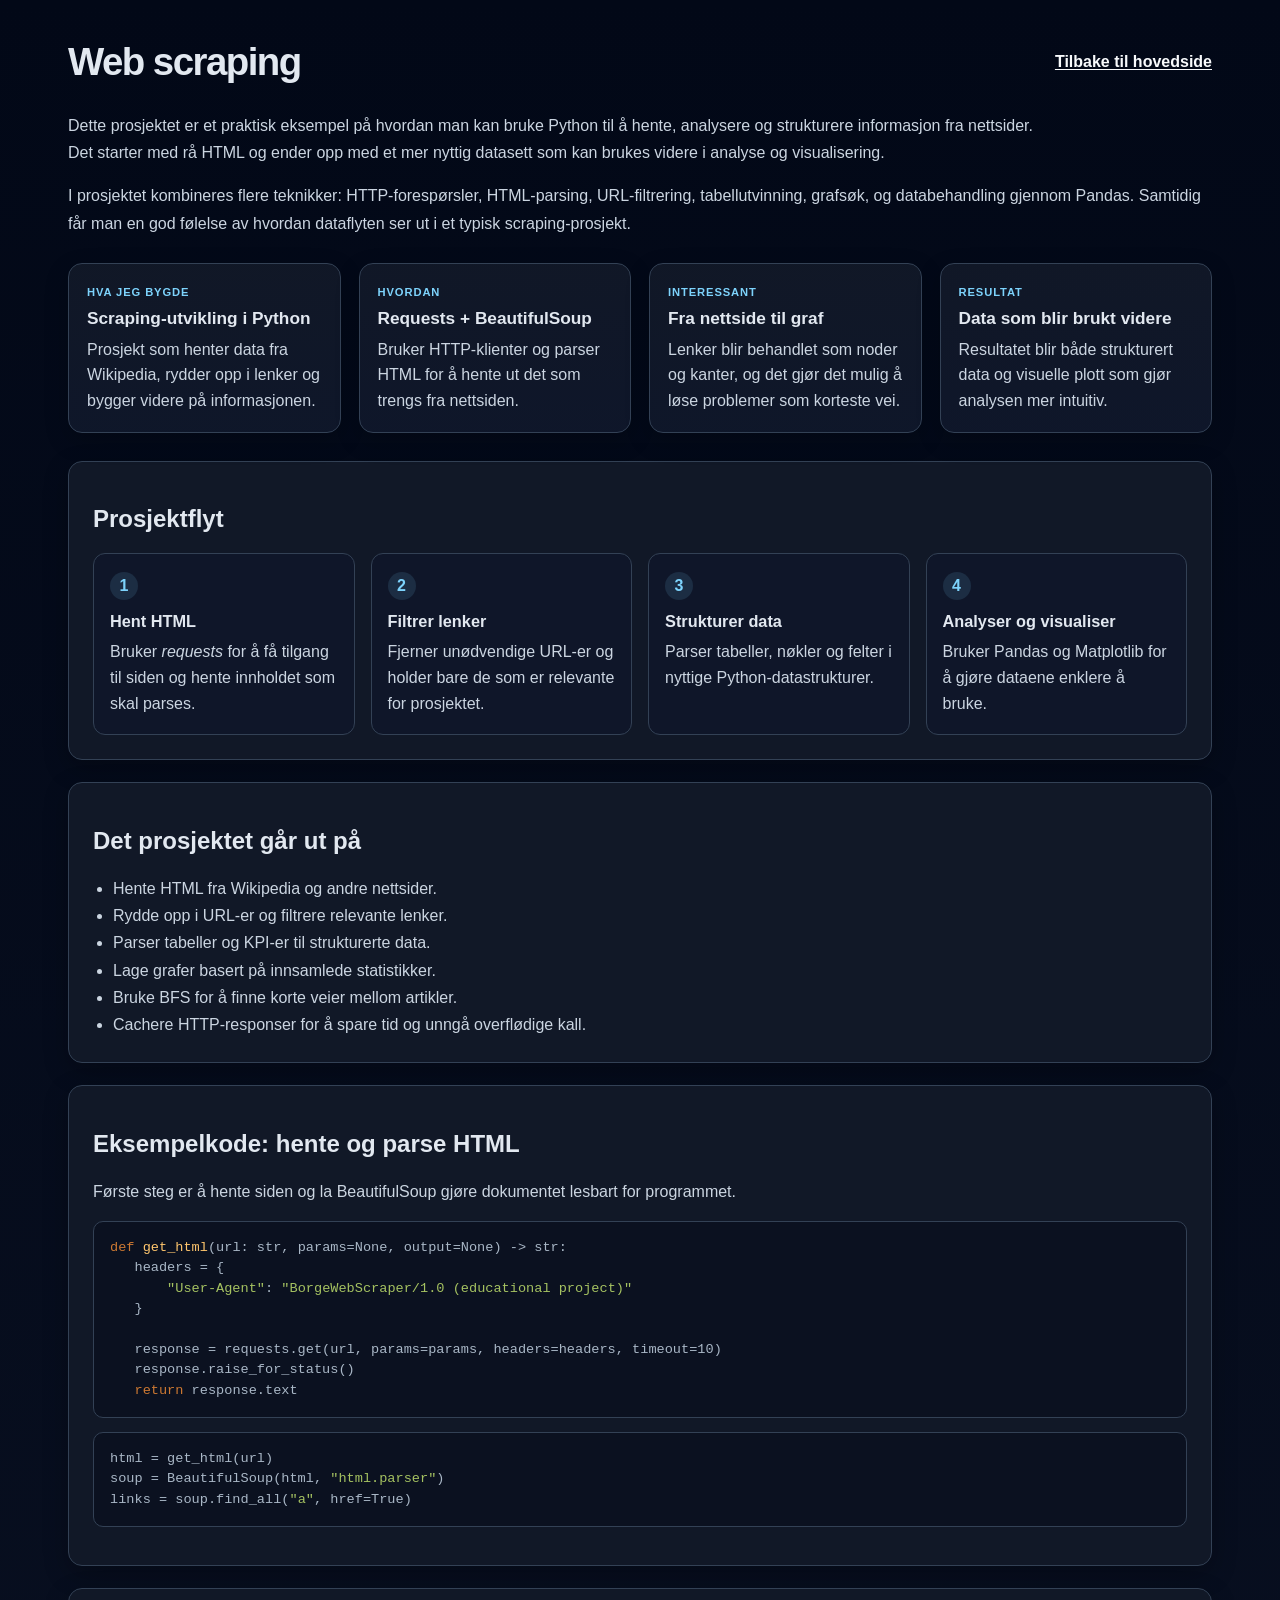
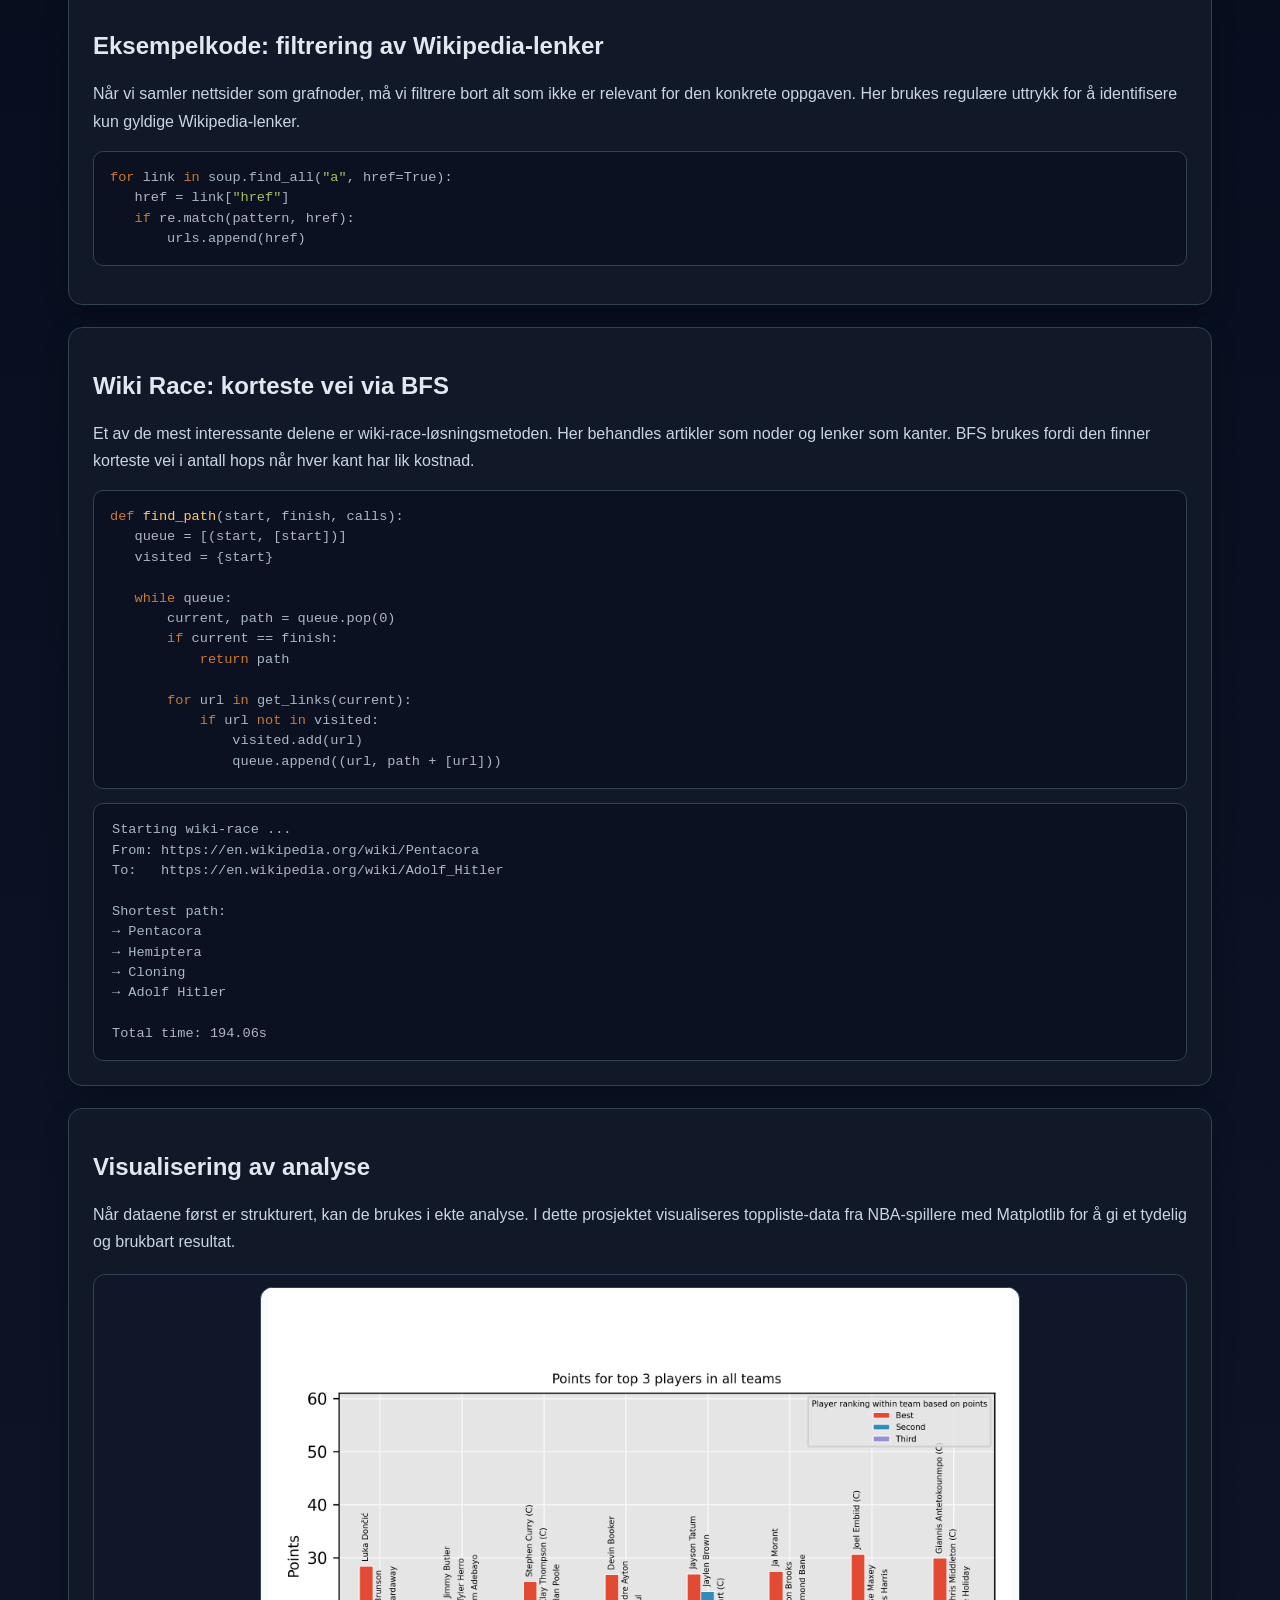
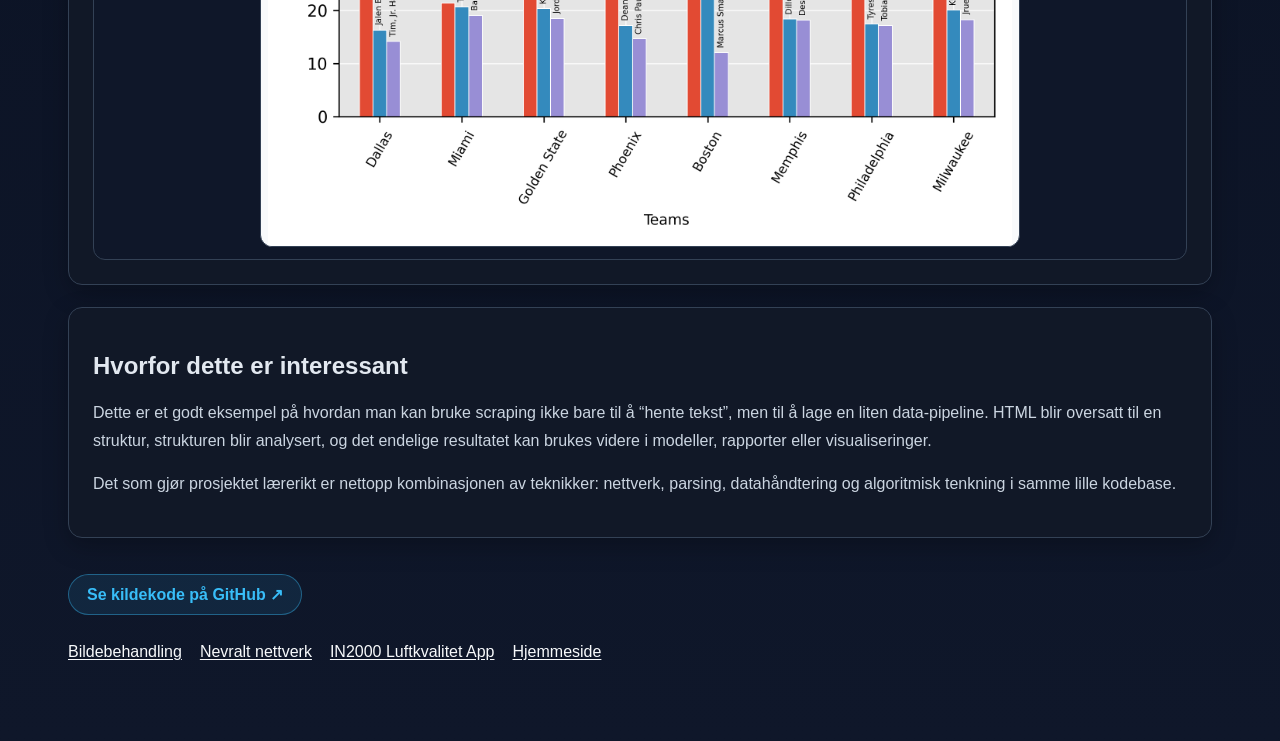
<file: web-scraping.html>
<!DOCTYPE html>
<html lang="no">
<head>
 <meta charset="UTF-8" />
 <meta name="viewport" content="width=device-width, initial-scale=1.0" />
 <title>Web scraping</title>
 <link rel="stylesheet" href="common.css" />
 <style>
   .story-grid {
     display: grid;
     grid-template-columns: repeat(auto-fit, minmax(220px, 1fr));
     gap: 18px;
     margin: 26px 0 28px;
   }

   .story-panel {
     background: linear-gradient(180deg, rgba(17,24,39,0.97), rgba(15,23,42,0.97));
     border: 1px solid var(--border);
     border-radius: 14px;
     padding: 18px;
     box-shadow: 0 8px 24px rgba(0,0,0,0.2);
     min-height: 160px;
   }

   .story-panel .eyebrow {
     display: inline-block;
     margin-bottom: 10px;
     font-size: 0.7rem;
     letter-spacing: 0.08em;
     text-transform: uppercase;
     color: var(--accent);
     font-weight: 700;
   }

   .story-panel h3 {
     margin: 0 0 8px;
     font-size: 1.08rem;
   }

   .story-panel p {
     margin: 0;
     color: var(--muted);
     line-height: 1.6;
   }

   .step-grid {
     display: grid;
     grid-template-columns: repeat(auto-fit, minmax(180px, 1fr));
     gap: 16px;
     margin-top: 18px;
   }

   .step {
     background: rgba(15, 23, 42, 0.9);
     border: 1px solid var(--border);
     border-radius: 12px;
     padding: 18px 16px;
   }

   .step span {
     display: inline-flex;
     align-items: center;
     justify-content: center;
     width: 28px;
     height: 28px;
     border-radius: 50%;
     background: rgba(125, 211, 252, 0.12);
     color: var(--accent);
     font-weight: 700;
     margin-bottom: 12px;
   }

   .step h3 {
     margin: 0 0 8px;
     font-size: 1.02rem;
   }

   .step p {
     margin: 0;
     color: var(--muted);
     line-height: 1.6;
   }

   .project-list {
     display: grid;
     grid-template-columns: repeat(auto-fit, minmax(240px, 1fr));
     gap: 14px;
     margin-top: 18px;
   }

   .project-list .item {
     background: rgba(15, 23, 42, 0.78);
     border: 1px solid var(--border);
     border-radius: 10px;
     padding: 14px 16px;
     color: var(--muted);
     line-height: 1.6;
   }

   .result-box {
     background: #0b1120;
     border: 1px solid var(--border);
     border-radius: 10px;
     padding: 16px 18px;
     margin-top: 14px;
     color: var(--muted);
     overflow-x: auto;
   }

   .result-box pre {
     border: none;
     padding: 0;
     margin: 0;
     background: transparent;
   }

   .code-heading {
     font-size: 1.1rem;
     margin-top: 26px;
     color: var(--accent);
   }

   .github-link {
     display: inline-block;
     margin-top: 36px;
     padding: 10px 18px;
     background: rgba(56, 189, 248, 0.1);
     border: 1px solid rgba(56, 189, 248, 0.4);
     border-radius: 999px;
     color: #38bdf8;
     text-decoration: none;
     font-weight: 600;
   }

   .gallery-frame {
     margin-top: 18px;
     padding: 12px;
     border: 1px solid var(--border);
     border-radius: 12px;
     background: rgba(15, 23, 42, 0.8);
   }

   @media (max-width: 600px) {
     .story-grid {
       grid-template-columns: 1fr;
     }
   }
 </style>
</head>
<body>
 <div class="container">
   <div class="topbar">
     <h1>Web scraping</h1>
     <a href="index.html">Tilbake til hovedside</a>
   </div>

   <p>
     Dette prosjektet er et praktisk eksempel på hvordan man kan bruke Python til å hente,
     analysere og strukturere informasjon fra nettsider. <br> Det starter med rå HTML og ender opp
     med et mer nyttig datasett som kan brukes videre i analyse og visualisering.
   </p>

   <p>
     I prosjektet kombineres flere teknikker: HTTP-forespørsler, HTML-parsing, URL-filtrering,
     tabellutvinning, grafsøk, og databehandling gjennom Pandas. Samtidig får man en god følelse av hvordan dataflyten ser ut i
     et typisk scraping-prosjekt.
   </p>

   <div class="story-grid">
     <div class="story-panel">
       <span class="eyebrow">Hva jeg bygde</span>
       <h3>Scraping-utvikling i Python</h3>
       <p>Prosjekt som henter data fra Wikipedia, rydder opp i lenker og bygger videre på informasjonen.</p>
     </div>

     <div class="story-panel">
       <span class="eyebrow">Hvordan</span>
       <h3>Requests + BeautifulSoup</h3>
       <p>Bruker HTTP-klienter og parser HTML for å hente ut det som trengs fra nettsiden.</p>
     </div>

     <div class="story-panel">
       <span class="eyebrow">Interessant</span>
       <h3>Fra nettside til graf</h3>
       <p>Lenker blir behandlet som noder og kanter, og det gjør det mulig å løse problemer som korteste vei.</p>
     </div>

     <div class="story-panel">
       <span class="eyebrow">Resultat</span>
       <h3>Data som blir brukt videre</h3>
       <p>Resultatet blir både strukturert data og visuelle plott som gjør analysen mer intuitiv.</p>
     </div>
   </div>

   <div class="card">
     <h2>Prosjektflyt</h2>
     <div class="step-grid">
       <div class="step">
         <span>1</span>
         <h3>Hent HTML</h3>
           <p>Bruker <i>requests</i> for å få tilgang til siden og hente innholdet som skal parses.</p>
       </div>
       <div class="step">
         <span>2</span>
         <h3>Filtrer lenker</h3>
         <p>Fjerner unødvendige URL-er og holder bare de som er relevante for prosjektet.</p>
       </div>
       <div class="step">
         <span>3</span>
         <h3>Strukturer data</h3>
         <p>Parser tabeller, nøkler og felter i nyttige Python-datastrukturer.</p>
       </div>
       <div class="step">
         <span>4</span>
         <h3>Analyser og visualiser</h3>
         <p>Bruker Pandas og Matplotlib for å gjøre dataene enklere å bruke.</p>
       </div>
     </div>
   </div>

   <div class="card">
     <h2>Det prosjektet går ut på</h2>
     <ul>
       <li>Hente HTML fra Wikipedia og andre nettsider.</li>
       <li>Rydde opp i URL-er og filtrere relevante lenker.</li>
       <li>Parser tabeller og KPI-er til strukturerte data.</li>
       <li>Lage grafer basert på innsamlede statistikker.</li>
       <li>Bruke BFS for å finne korte veier mellom artikler.</li>
       <li>Cachere HTTP-responser for å spare tid og unngå overflødige kall.</li>
     </ul>
   </div>

   <div class="card">
     <h2>Eksempelkode: hente og parse HTML</h2>
     <p>
       Første steg er å hente siden og la BeautifulSoup gjøre dokumentet lesbart for programmet.
     </p>
     <pre><code><span style="color: #cc7832;">def</span> <span style="color: #ffc66d;">get_html</span>(url: str, params=None, output=None) -&gt; str:
   headers = {
       <span style="color: #a5c261;">"User-Agent"</span>: <span style="color: #a5c261;">"BorgeWebScraper/1.0 (educational project)"</span>
   }

   response = requests.get(url, params=params, headers=headers, timeout=10)
   response.raise_for_status()
   <span style="color: #cc7832;">return</span> response.text</code></pre>

     <pre><code>html = get_html(url)
soup = BeautifulSoup(html, <span style="color: #a5c261;">"html.parser"</span>)
links = soup.find_all(<span style="color: #a5c261;">"a"</span>, href=True)</code></pre>
   </div>

   <div class="card">
     <h2>Eksempelkode: filtrering av Wikipedia-lenker</h2>
     <p>
       Når vi samler nettsider som grafnoder, må vi filtrere bort alt som ikke er relevant for den
       konkrete oppgaven. Her brukes regulære uttrykk for å identifisere kun gyldige Wikipedia-lenker.
     </p>
     <pre><code><span style="color: #cc7832;">for</span> link <span style="color: #cc7832;">in</span> soup.find_all(<span style="color: #a5c261;">"a"</span>, href=True):
   href = link[<span style="color: #a5c261;">"href"</span>]
   <span style="color: #cc7832;">if</span> re.match(pattern, href):
       urls.append(href)</code></pre>
   </div>

   <div class="card">
     <h2>Wiki Race: korteste vei via BFS</h2>
     <p>
       Et av de mest interessante delene er wiki-race-løsningsmetoden. Her behandles artikler som noder og
       lenker som kanter. BFS brukes fordi den finner korteste vei i antall hops når hver kant har lik kostnad.
     </p>
     <pre><code><span style="color: #cc7832;">def</span> <span style="color: #ffc66d;">find_path</span>(start, finish, calls):
   queue = [(start, [start])]
   visited = {start}

   <span style="color: #cc7832;">while</span> queue:
       current, path = queue.pop(0)
       <span style="color: #cc7832;">if</span> current == finish:
           <span style="color: #cc7832;">return</span> path

       <span style="color: #cc7832;">for</span> url <span style="color: #cc7832;">in</span> get_links(current):
           <span style="color: #cc7832;">if</span> url <span style="color: #cc7832;">not in</span> visited:
               visited.add(url)
               queue.append((url, path + [url]))</code></pre>

     <div class="result-box">
       <pre>Starting wiki-race ...
From: https://en.wikipedia.org/wiki/Pentacora
To:   https://en.wikipedia.org/wiki/Adolf_Hitler

Shortest path:
→ Pentacora
→ Hemiptera
→ Cloning
→ Adolf Hitler

Total time: 194.06s</pre>
     </div>
   </div>

   <div class="card">
     <h2>Visualisering av analyse</h2>
     <p>
       Når dataene først er strukturert, kan de brukes i ekte analyse. I dette prosjektet visualiseres
       toppliste-data fra NBA-spillere med Matplotlib for å gi et tydelig og brukbart resultat.
     </p>
     <div class="gallery-frame">
       <img
         src="python/web_scraping/NBA_Player_statistics/points.png"
         alt="Visualisering av NBA-spilleres poeng"
         style="display: block; width: min(100%, 760px); max-height: 560px; object-fit: contain; margin: 0 auto; border-radius: 12px; border: 1px solid var(--border); background: #f8fafc;"
       />
     </div>
   </div>

   <div class="card">
     <h2>Hvorfor dette er interessant</h2>
     <p>
       Dette er et godt eksempel på hvordan man kan bruke scraping ikke bare til å “hente tekst”, men til
       å lage en liten data-pipeline. HTML blir oversatt til en struktur, strukturen blir analysert, og det
       endelige resultatet kan brukes videre i modeller, rapporter eller visualiseringer.
     </p>
     <p>
       Det som gjør prosjektet lærerikt er nettopp kombinasjonen av teknikker: nettverk, parsing, datahåndtering
       og algoritmisk tenkning i samme lille kodebase.
     </p>
   </div>

   <a class="github-link" href="https://github.com/borgebj/Prosjekter/tree/main/python/web_scraping" target="_blank">
     Se kildekode på GitHub ↗
   </a>

   <div class="bottom-links">
     <a href="filter-showcase.html">Bildebehandling</a>
     <a href="neural-network.html">Nevralt nettverk</a>
     <a href="air-quality-app.html">IN2000 Luftkvalitet App</a>
     <a href="index.html">Hjemmeside</a>
   </div>
 </div>
</body>
</html>
</file>
<file: common.css>
:root {
  --bg: #020817;
  --panel: #0f172a;
  --panel-2: #111827;
  --border: #334155;
  --text: #e2e8f0;
  --muted: #cbd5e1;
  --link: #f8fafc;
  --accent: #7dd3fc;
  --shadow: rgba(15, 23, 42, 0.45);
}

* { box-sizing: border-box; }

body {
  margin: 0;
  font-family: Arial, sans-serif;
  background: linear-gradient(180deg, #020817 0%, #0f172a 100%);
  color: var(--text);
}

.container {
  max-width: 1200px;
  margin: 0 auto;
  padding: 40px 28px 80px;
}

.topbar {
  display: flex;
  justify-content: space-between;
  align-items: center;
  gap: 16px;
  flex-wrap: wrap;
  margin-bottom: 28px;
}

.topbar a {
  color: var(--link);
  text-decoration: underline;
  text-underline-offset: 2px;
  font-weight: 600;
}

h1 {
  margin: 0;
  font-size: clamp(2.1rem, 3vw, 2.8rem);
  letter-spacing: -0.04em;
}

p, li {
  color: var(--muted);
  line-height: 1.7;
}

ul {
  padding-left: 20px;
  margin: 10px 0 0;
}

pre {
  background: #0b1120;
  padding: 16px;
  border-radius: 10px;
  border: 1px solid var(--border);
  overflow-x: auto;
  color: #a9b7c6;
  font-family: 'Courier New', Courier, monospace;
  font-size: 0.85rem;
  line-height: 1.5;
  margin-top: 12px;
}

code {
  font-family: 'Courier New', Courier, monospace;
}

.card {
  background: var(--panel-2);
  border: 1px solid var(--border);
  border-radius: 14px;
  padding: 24px;
  margin-top: 22px;
  box-shadow: 0 8px 24px rgba(0,0,0,0.25);
}

.bottom-links {
  margin-top: 28px;
  display: flex;
  flex-wrap: wrap;
  gap: 18px;
}

.bottom-links a {
  color: var(--link);
  text-decoration: underline;
  text-underline-offset: 2px;
}
</file>
